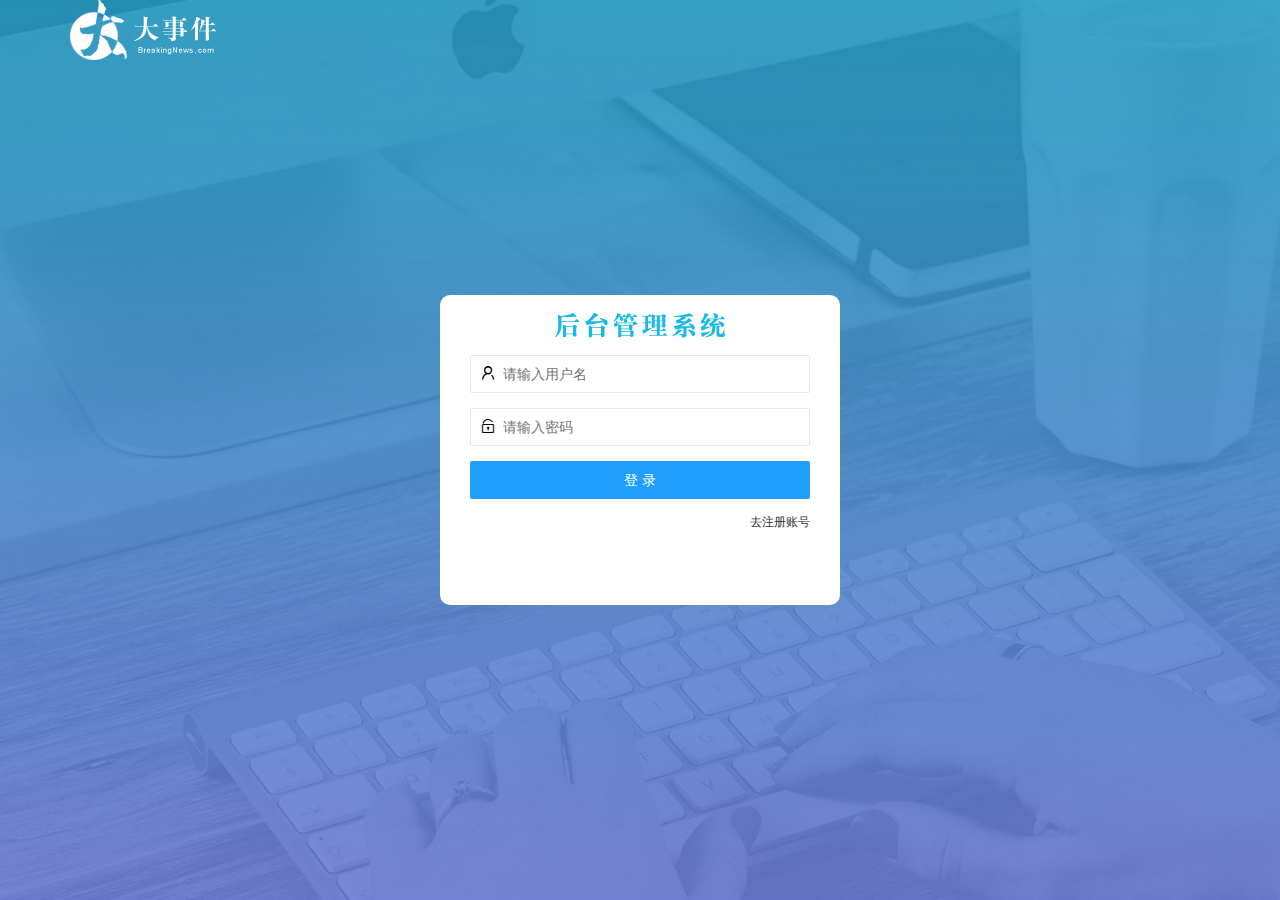
<file: login.html>
<!DOCTYPE html>
<html lang="en">

<head>
    <meta charset="UTF-8">
    <meta http-equiv="X-UA-Compatible" content="IE=edge">
    <meta name="viewport" content="width=device-width, initial-scale=1.0">
    <title>大事件-登录/注册</title>
    <!-- 导入LayUI样式 -->
    <link rel="stylesheet" href="./assets/lib/layui/css/layui.css">
    <!-- 导入自己的样式 -->
    <link rel="stylesheet" href="./assets/css/login.css">
</head>

<body>
    <!-- 头部的LOGO区域 -->
    <div class="layui-main">
        <img src="./assets/images/logo.png">
    </div>
    <!-- 注册登录区域 -->
    <div class="loginAndRegBox">
        <!-- 头部标题 -->
        <div class="title_box"></div>

        <!-- 登录的盒子 -->
        <div class="login_box">
            <!-- 登录的表单 -->
            <form class="layui-form" id="form_login">
                <!-- 用户名的输入框 -->
                <div class="layui-form-item">
                    <i class="layui-icon layui-icon-username"></i>
                    <input type="text" name="username" required lay-verify="required" placeholder="请输入用户名" autocomplete="off" class="layui-input">
                </div>
                <!-- 密码的输入框 -->
                <div class="layui-form-item">
                    <i class="layui-icon layui-icon-password"></i>
                    <input type="password" name="password" required lay-verify="required|pwd" placeholder="请输入密码" autocomplete="off" class="layui-input">
                </div>
                <!-- 登录按钮  提交按钮跟普通按钮的区别就是lay-submit属性 -->
                <div class="layui-form-item">
                    <button class="layui-btn layui-btn-fluid layui-btn-normal" lay-submit>登 录</button>
                </div>
                <!-- 去注册账号链接 -->
                <div class="layui-form-item links">
                    <a href="javascript:;" id="link_reg">去注册账号</a>
                </div>
            </form>
        </div>

        <!-- 注册的盒子 -->
        <div class="reg_box">
            <!-- 注册的表单 -->
            <form class="layui-form" id="form_reg">
                <!-- 用户名的输入框 -->
                <div class="layui-form-item">
                    <i class="layui-icon layui-icon-username"></i>
                    <!-- lay-verify="required" 表单验证 -->
                    <input type="text" name="username" required lay-verify="required" placeholder="请输入用户名" autocomplete="off" class="layui-input">
                </div>
                <!-- 密码的输入框 -->
                <div class="layui-form-item">
                    <i class="layui-icon layui-icon-password"></i>
                    <input type="password" name="password" required lay-verify="required|pwd" placeholder="请输入密码" autocomplete="off" class="layui-input">
                </div>
                <!-- 确认密码输入框 -->
                <div class="layui-form-item">
                    <i class="layui-icon layui-icon-password"></i>
                    <input type="password" name="repassword" required lay-verify="required|pwd|repwd" placeholder="再次确认密码" autocomplete="off" class="layui-input">
                </div>
                <!-- 注册按钮  提交按钮跟普通按钮的区别就是lay-submit属性 -->
                <div class="layui-form-item">
                    <button class="layui-btn layui-btn-fluid layui-btn-normal" lay-submit>注 册</button>
                </div>
                <!-- 去登录链接 -->
                <div class="layui-form-item links">
                    <a href="javascript:;" id="link_login">去登录</a>
                </div>
            </form>
        </div>
    </div>
    <!-- 导入LauUI的JS文件 -->
    <script src="./assets/lib/layui/layui.all.js"></script>
    <!-- 导入JQuery -->
    <script src="./assets/lib/jquery.js"></script>
    <!-- 导入自己封装的 baseAPI.js -->
    <script src="./assets/js/baseAPI.js"></script>
    <!-- 导入自己的登录的JS文件 -->
    <script src="./assets/js/login.js"></script>
</body>

</html>
</file>
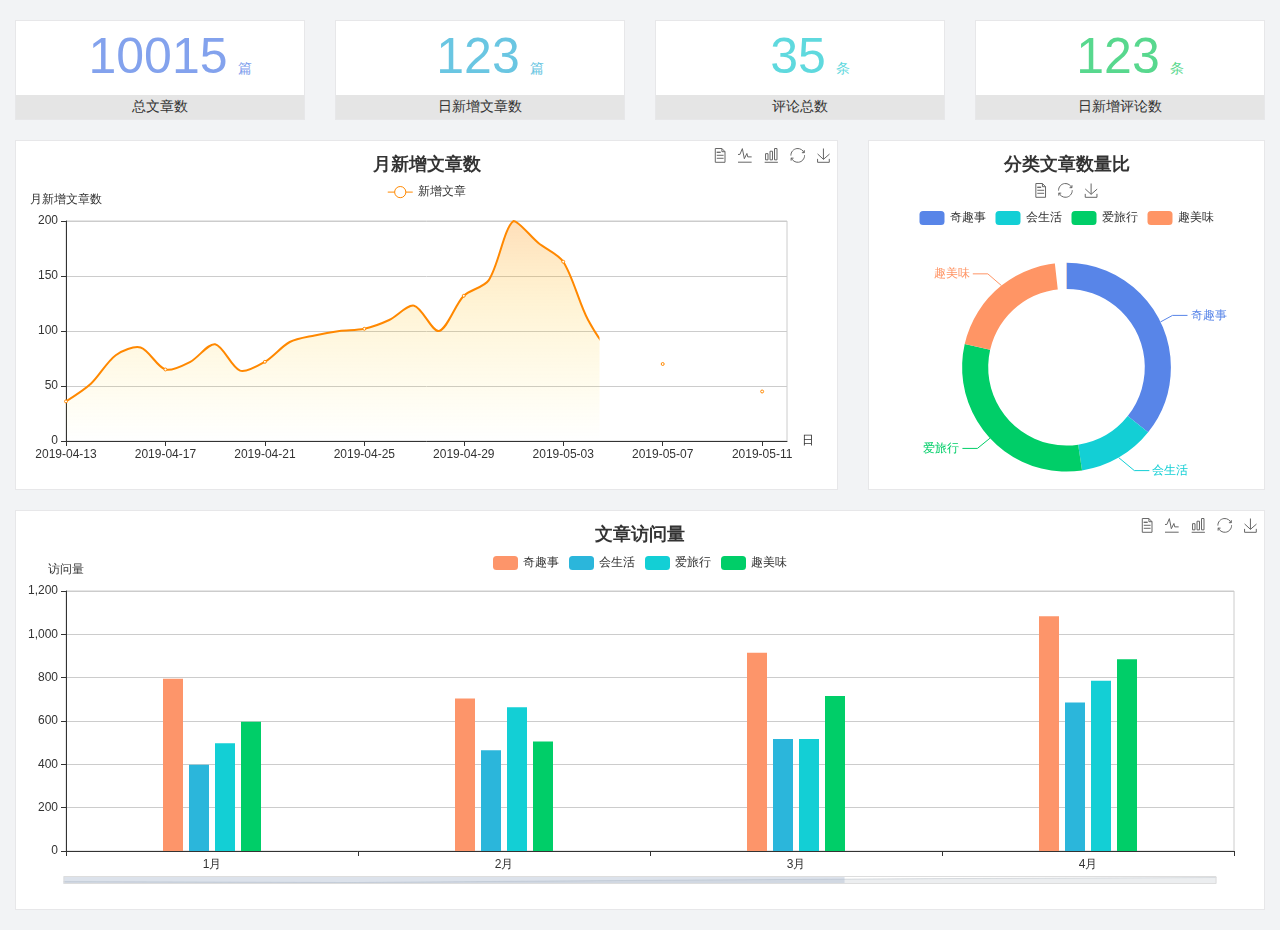
<file: home/dashboard.html>
<!DOCTYPE html>
<html lang="en">

<head>
  <meta charset="UTF-8">
  <meta name="viewport" content="width=device-width, initial-scale=1.0">
  <meta http-equiv="X-UA-Compatible" content="ie=edge">
  <title>图表统计</title>
  <link rel="stylesheet" href="../../assets/lib/bootstrap.css" />
  <link rel="stylesheet" href="../../assets/lib/main.css" />
  <script src="../../assets/lib/jquery.js"></script>
  <script type="text/javascript" src="../../assets/lib/echarts.min.js"></script>
</head>

<body>
  <div class="container-fluid">
    <div class="row spannel_list">
      <div class="col-sm-3 col-xs-6">
        <div class="spannel">
          <em>10015</em><span>篇</span>
          <b>总文章数</b>
        </div>
      </div>
      <div class="col-sm-3 col-xs-6">
        <div class="spannel scolor01">
          <em>123</em><span>篇</span>
          <b>日新增文章数</b>
        </div>
      </div>
      <div class="col-sm-3 col-xs-6">
        <div class="spannel scolor02">
          <em>35</em><span>条</span>
          <b>评论总数</b>
        </div>
      </div>
      <div class="col-sm-3 col-xs-6">
        <div class="spannel scolor03">
          <em>123</em><span>条</span>
          <b>日新增评论数</b>
        </div>
      </div>
    </div>
  </div>

  <div class="container-fluid">
    <div class="row curve-pie">
      <div class="col-lg-8 col-md-8">
        <div class="gragh_pannel" id="curve_show"></div>
      </div>
      <div class="col-lg-4 col-md-4">
        <div class="gragh_pannel" id="pie_show"></div>
      </div>
    </div>
  </div>

  <div class="container-fluid">
    <div class="column_pannel" id="column_show"></div>
  </div>

  <script>
    var oChart = echarts.init(document.getElementById('curve_show'));
    var aList_all = [
      { 'count': 36, 'date': '2019-04-13' },
      { 'count': 52, 'date': '2019-04-14' },
      { 'count': 78, 'date': '2019-04-15' },
      { 'count': 85, 'date': '2019-04-16' },
      { 'count': 65, 'date': '2019-04-17' },
      { 'count': 72, 'date': '2019-04-18' },
      { 'count': 88, 'date': '2019-04-19' },
      { 'count': 64, 'date': '2019-04-20' },
      { 'count': 72, 'date': '2019-04-21' },
      { 'count': 90, 'date': '2019-04-22' },
      { 'count': 96, 'date': '2019-04-23' },
      { 'count': 100, 'date': '2019-04-24' },
      { 'count': 102, 'date': '2019-04-25' },
      { 'count': 110, 'date': '2019-04-26' },
      { 'count': 123, 'date': '2019-04-27' },
      { 'count': 100, 'date': '2019-04-28' },
      { 'count': 132, 'date': '2019-04-29' },
      { 'count': 146, 'date': '2019-04-30' },
      { 'count': 200, 'date': '2019-05-01' },
      { 'count': 180, 'date': '2019-05-02' },
      { 'count': 163, 'date': '2019-05-03' },
      { 'count': 110, 'date': '2019-05-04' },
      { 'count': 80, 'date': '2019-05-05' },
      { 'count': 82, 'date': '2019-05-06' },
      { 'count': 70, 'date': '2019-05-07' },
      { 'count': 65, 'date': '2019-05-08' },
      { 'count': 54, 'date': '2019-05-09' },
      { 'count': 40, 'date': '2019-05-10' },
      { 'count': 45, 'date': '2019-05-11' },
      { 'count': 38, 'date': '2019-05-12' },
    ];

    let aCount = [];
    let aDate = [];

    for (var i = 0; i < aList_all.length; i++) {
      aCount.push(aList_all[i].count);
      aDate.push(aList_all[i].date);
    }

    var chartopt = {
      title: {
        text: '月新增文章数',
        left: 'center',
        top: '10'
      },
      tooltip: {
        trigger: 'axis'
      },
      legend: {
        data: ['新增文章'],
        top: '40'
      },
      toolbox: {
        show: true,
        feature: {
          mark: { show: true },
          dataView: { show: true, readOnly: false },
          magicType: { show: true, type: ['line', 'bar'] },
          restore: { show: true },
          saveAsImage: { show: true }
        }
      },
      calculable: true,
      xAxis: [
        {
          name: '日',
          type: 'category',
          boundaryGap: false,
          data: aDate
        }
      ],
      yAxis: [
        {
          name: '月新增文章数',
          type: 'value'
        }
      ],
      series: [
        {
          name: '新增文章',
          type: 'line',
          smooth: true,
          itemStyle: { normal: { areaStyle: { type: 'default' }, color: '#f80' }, lineStyle: { color: '#f80' } },
          data: aCount
        }],
      areaStyle: {
        normal: {
          color: new echarts.graphic.LinearGradient(0, 0, 0, 1, [{
            offset: 0,
            color: 'rgba(255,136,0,0.39)'
          }, {
            offset: .34,
            color: 'rgba(255,180,0,0.25)'
          }, {
            offset: 1,
            color: 'rgba(255,222,0,0.00)'
          }])

        }
      },
      grid: {
        show: true,
        x: 50,
        x2: 50,
        y: 80,
        height: 220
      }
    };

    oChart.setOption(chartopt);


    var oPie = echarts.init(document.getElementById('pie_show'));
    var oPieopt =
    {
      title: {
        top: 10,
        text: '分类文章数量比',
        x: 'center'
      },
      tooltip: {
        trigger: 'item',
        formatter: "{a} <br/>{b} : {c} ({d}%)"
      },
      color: ['#5885e8', '#13cfd5', '#00ce68', '#ff9565'],
      legend: {
        x: 'center',
        top: 65,
        data: ['奇趣事', '会生活', '爱旅行', '趣美味']
      },
      toolbox: {
        show: true,
        x: 'center',
        top: 35,
        feature: {
          mark: { show: true },
          dataView: { show: true, readOnly: false },
          magicType: {
            show: true,
            type: ['pie', 'funnel'],
            option: {
              funnel: {
                x: '25%',
                width: '50%',
                funnelAlign: 'left',
                max: 1548
              }
            }
          },
          restore: { show: true },
          saveAsImage: { show: true }
        }
      },
      calculable: true,
      series: [
        {
          name: '访问来源',
          type: 'pie',
          radius: ['45%', '60%'],
          center: ['50%', '65%'],
          data: [
            { value: 300, name: '奇趣事' },
            { value: 100, name: '会生活' },
            { value: 260, name: '爱旅行' },
            { value: 180, name: '趣美味' }
          ]
        }
      ]
    };
    oPie.setOption(oPieopt);



    var oColumn = this.echarts.init(document.getElementById('column_show'));
    var oColumnopt =
    {
      title: {
        text: '文章访问量',
        left: 'center',
        top: '10'
      },
      tooltip: {
        trigger: 'axis'
      },
      legend: {
        data: ['奇趣事', '会生活', '爱旅行', '趣美味'],
        top: '40'
      },
      toolbox: {
        show: true,
        feature: {
          mark: { show: true },
          dataView: { show: true, readOnly: false },
          magicType: { show: true, type: ['line', 'bar'] },
          restore: { show: true },
          saveAsImage: { show: true }
        }
      },
      calculable: true,
      xAxis: [
        {
          type: 'category',
          data: ['1月', '2月', '3月', '4月', '5月']
        }
      ],
      yAxis: [
        {
          name: '访问量',
          type: 'value'
        }
      ],
      series: [
        {
          name: '奇趣事',
          type: 'bar',
          barWidth: 20,
          itemStyle: {
            normal: { areaStyle: { type: 'default' }, color: '#fd956a' }
          },
          data: [800, 708, 920, 1090, 1200]
        },
        {
          name: '会生活',
          type: 'bar',
          barWidth: 20,
          itemStyle: {
            normal: { areaStyle: { type: 'default' }, color: '#2bb6db' }
          },
          data: [400, 468, 520, 690, 800]
        },
        {
          name: '爱旅行',
          type: 'bar',
          barWidth: 20,
          itemStyle: {
            normal: { areaStyle: { type: 'default' }, color: '#13cfd5' }
          },
          data: [500, 668, 520, 790, 900]
        },
        {
          name: '趣美味',
          type: 'bar',
          barWidth: 20,
          itemStyle: {
            normal: { areaStyle: { type: 'default' }, color: '#00ce68' }
          },
          data: [600, 508, 720, 890, 1000]
        }
      ],
      grid: {
        show: true,
        x: 50,
        x2: 30,
        y: 80,
        height: 260
      },
      dataZoom: [//给x轴设置滚动条
        {
          start: 0,//默认为0
          end: 100 - 1000 / 31,//默认为100
          type: 'slider',
          show: true,
          xAxisIndex: [0],
          handleSize: 0,//滑动条的 左右2个滑动条的大小
          height: 8,//组件高度
          left: 45, //左边的距离
          right: 50,//右边的距离
          bottom: 26,//右边的距离
          handleColor: '#ddd',//h滑动图标的颜色
          handleStyle: {
            borderColor: "#cacaca",
            borderWidth: "1",
            shadowBlur: 2,
            background: "#ddd",
            shadowColor: "#ddd",
          }
        }]
    };
    oColumn.setOption(oColumnopt);
  </script>
</body>

</html>
</file>
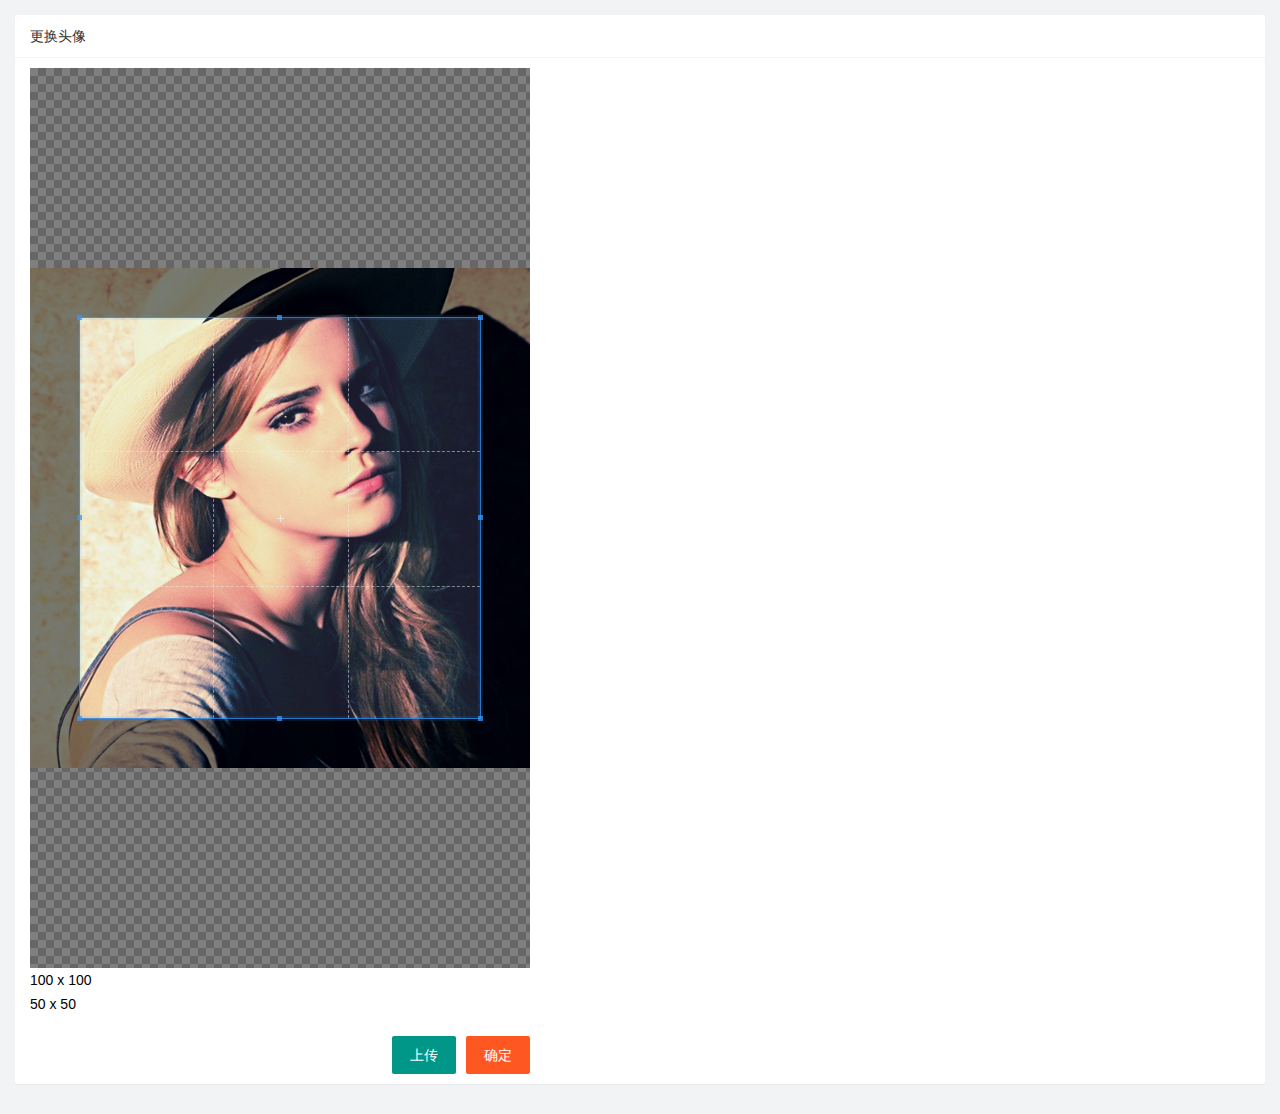
<file: user/user_avatar.html>
<!DOCTYPE html>
<html lang="en">

<head>
    <meta charset="UTF-8">
    <meta http-equiv="X-UA-Compatible" content="IE=edge">
    <meta name="viewport" content="width=device-width, initial-scale=1.0">
    <title>Document</title>
    <link rel="stylesheet" href="../assets/lib/layui/css/layui.css">
    <link rel="stylesheet" href="../assets/lib/cropper/cropper.css">
    <link rel="stylesheet" href="../assets/css/user/user_avatar.css">
</head>

<body>
    <div class="layui-card">
        <div class="layui-card-header">更换头像</div>
        <div class="layui-card-body">
            <!-- 第一行的图片裁剪和预览区域 -->
            <div class="row1">
                <!-- 图片裁剪区域 -->
                <div class="cropper-box">
                    <!-- 这个 img 标签很重要，将来会把它初始化为裁剪区域 -->
                    <img id="image" src="../assets/images/sample.jpg" />
                </div>
                <!-- 图片的预览区域 -->
                <div class="preview-box">
                    <div>
                        <!-- 宽高为 100px 的预览区域 -->
                        <div class="img-preview w100"></div>
                        <p class="size">100 x 100</p>
                    </div>
                    <div>
                        <!-- 宽高为 50px 的预览区域 -->
                        <div class="img-preview w50"></div>
                        <p class="size">50 x 50</p>
                    </div>
                </div>
            </div>

            <!-- 第二行的按钮区域 -->
            <div class="row2">
                <input type="file" style="display: none;" id="file" accept="image/png,image/jpeg">
                <button type="button" class="layui-btn" id="btn_file">上传</button>
                <button type="button" class="layui-btn layui-btn-danger" id="btn_upload">确定</button>
            </div>
        </div>
    </div>
    <script src="../assets/lib/layui/layui.all.js"></script>
    <script src="../assets/lib/jquery.js"></script>
    <script src="../assets//lib/cropper/Cropper.js"></script>
    <script src="../assets/lib/cropper/jquery-cropper.js"></script>
    <script src="../assets/js/baseAPI.js"></script>
    <script src="../assets/js/user/user_avatar.js"></script>
</body>

</html>
</file>
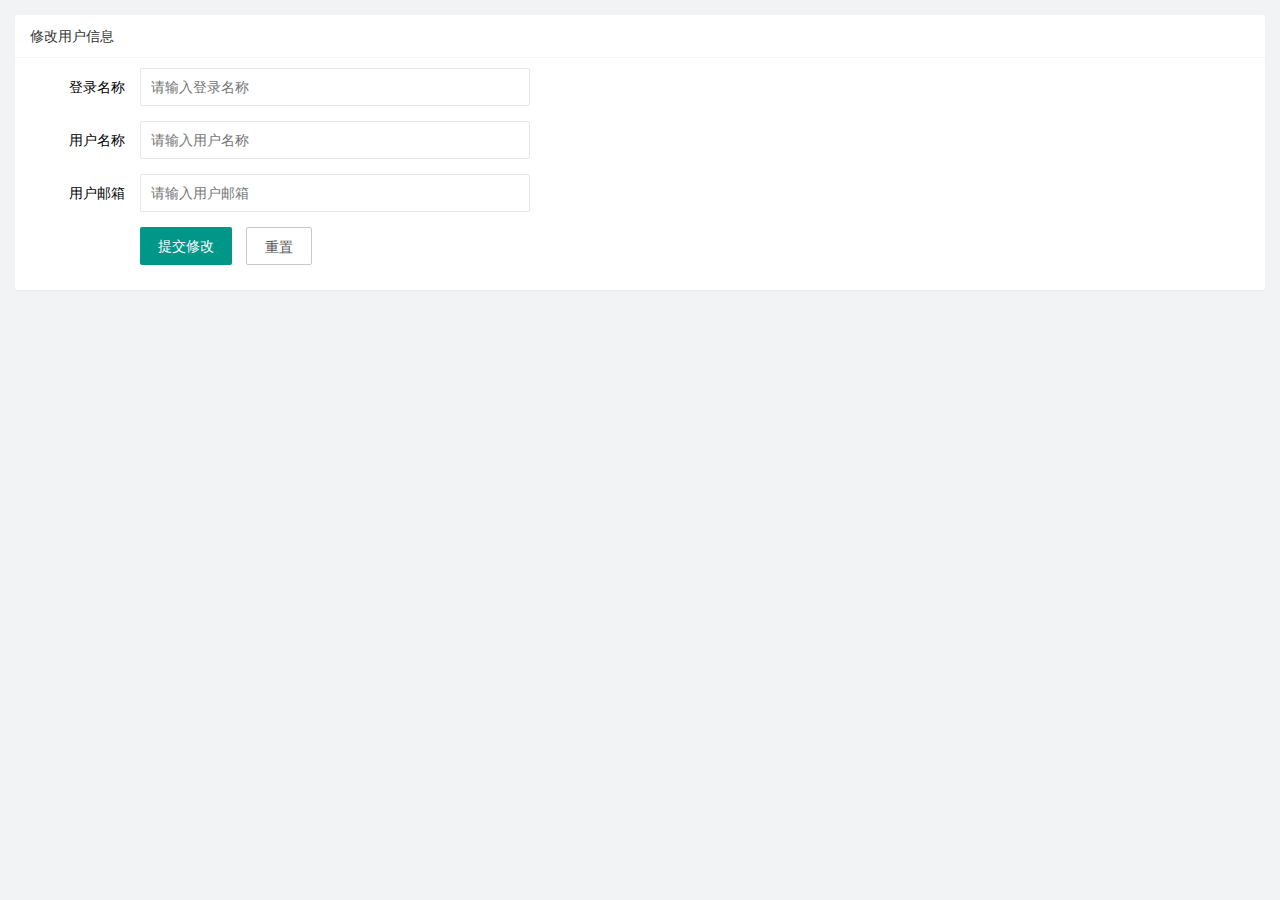
<file: user/user_info.html>
<!DOCTYPE html>
<html lang="en">

<head>
    <meta charset="UTF-8">
    <meta http-equiv="X-UA-Compatible" content="IE=edge">
    <meta name="viewport" content="width=device-width, initial-scale=1.0">
    <title>基本资料</title>
    <link rel="stylesheet" href="../assets/lib/layui/css/layui.css">
    <link rel="stylesheet" href="../assets/css/user/user_info.css">
</head>

<body>
    <div class="layui-card">
        <div class="layui-card-header">修改用户信息</div>
        <div class="layui-card-body">
            <form class="layui-form" lay-filter="formUserInfo">
                <input type="hidden" name="id" value="">
                <div class="layui-form-item">
                    <label class="layui-form-label">登录名称</label>
                    <div class="layui-input-block">
                        <input type="text" name="username" readonly required lay-verify="required" placeholder="请输入登录名称" autocomplete="off" class="layui-input">
                    </div>
                </div>
                <div class="layui-form-item">
                    <label class="layui-form-label">用户名称</label>
                    <div class="layui-input-block">
                        <input type="text" name="nickname" required lay-verify="required|nickname" placeholder="请输入用户名称" autocomplete="off" class="layui-input">
                    </div>
                </div>
                <div class="layui-form-item">
                    <label class="layui-form-label">用户邮箱</label>
                    <div class="layui-input-block">
                        <input type="text" name="email" required lay-verify="required|email" placeholder="请输入用户邮箱" autocomplete="off" class="layui-input">
                    </div>
                </div>
                <div class="layui-form-item">
                    <div class="layui-input-block">
                        <button class="layui-btn" lay-submit lay-filter="formDemo">提交修改</button>
                        <button type="reset" class="layui-btn layui-btn-primary" id="btn_reset">重置</button>
                    </div>
                </div>
            </form>
        </div>
    </div>
    <script src="../assets/lib/layui/layui.all.js"></script>
    <script src="../assets/lib/jquery.js"></script>
    <script src="../assets/js/baseAPI.js"></script>
    <script src="../assets/js/user/user_info.js"></script>
</body>

</html>
</file>
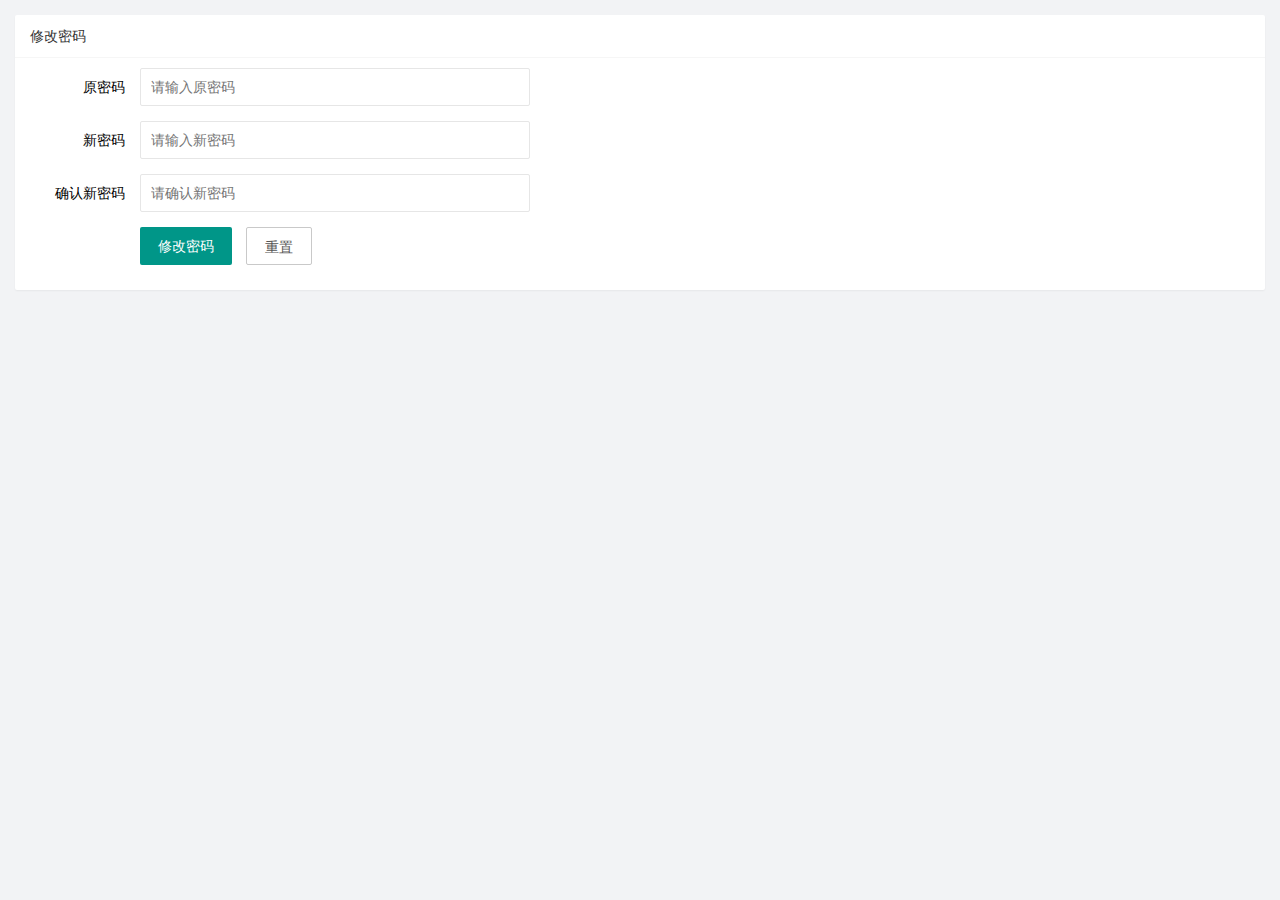
<file: user/user_pwd.html>
<!DOCTYPE html>
<html lang="en">

<head>
    <meta charset="UTF-8">
    <meta http-equiv="X-UA-Compatible" content="IE=edge">
    <meta name="viewport" content="width=device-width, initial-scale=1.0">
    <title>Document</title>
    <link rel="stylesheet" href="../assets/lib/layui/css/layui.css">
    <link rel="stylesheet" href="../assets/css/user/user_pwd.css">
</head>

<body>
    <div class="layui-card">
        <div class="layui-card-header">修改密码</div>
        <div class="layui-card-body">
            <form class="layui-form" lay-filter="formUserInfo">
                <input type="hidden" name="id" value="">
                <div class="layui-form-item">
                    <label class="layui-form-label">原密码</label>
                    <div class="layui-input-block">
                        <input type="text" name="old_pwd" required lay-verify="required|pwd" placeholder="请输入原密码" autocomplete="off" class="layui-input">
                    </div>
                </div>
                <div class="layui-form-item">
                    <label class="layui-form-label">新密码</label>
                    <div class="layui-input-block">
                        <input type="text" name="new_pwd" required lay-verify="required|newPwd" placeholder="请输入新密码" autocomplete="off" class="layui-input">
                    </div>
                </div>
                <div class="layui-form-item">
                    <label class="layui-form-label">确认新密码</label>
                    <div class="layui-input-block">
                        <input type="text" name="re_pwd" required lay-verify="required|rePwd" placeholder="请确认新密码" autocomplete="off" class="layui-input">
                    </div>
                </div>
                <div class="layui-form-item">
                    <div class="layui-input-block">
                        <button class="layui-btn" lay-submit lay-filter="formDemo">修改密码</button>
                        <button type="reset" class="layui-btn layui-btn-primary">重置</button>
                    </div>
                </div>
            </form>
        </div>
    </div>
    <script src="../assets/lib/layui/layui.all.js"></script>
    <script src="../assets/lib/jquery.js"></script>
    <script src="../assets/js/baseAPI.js"></script>
    <script src="../assets/js/user/user_pwd.js"></script>
</body>

</html>
</file>
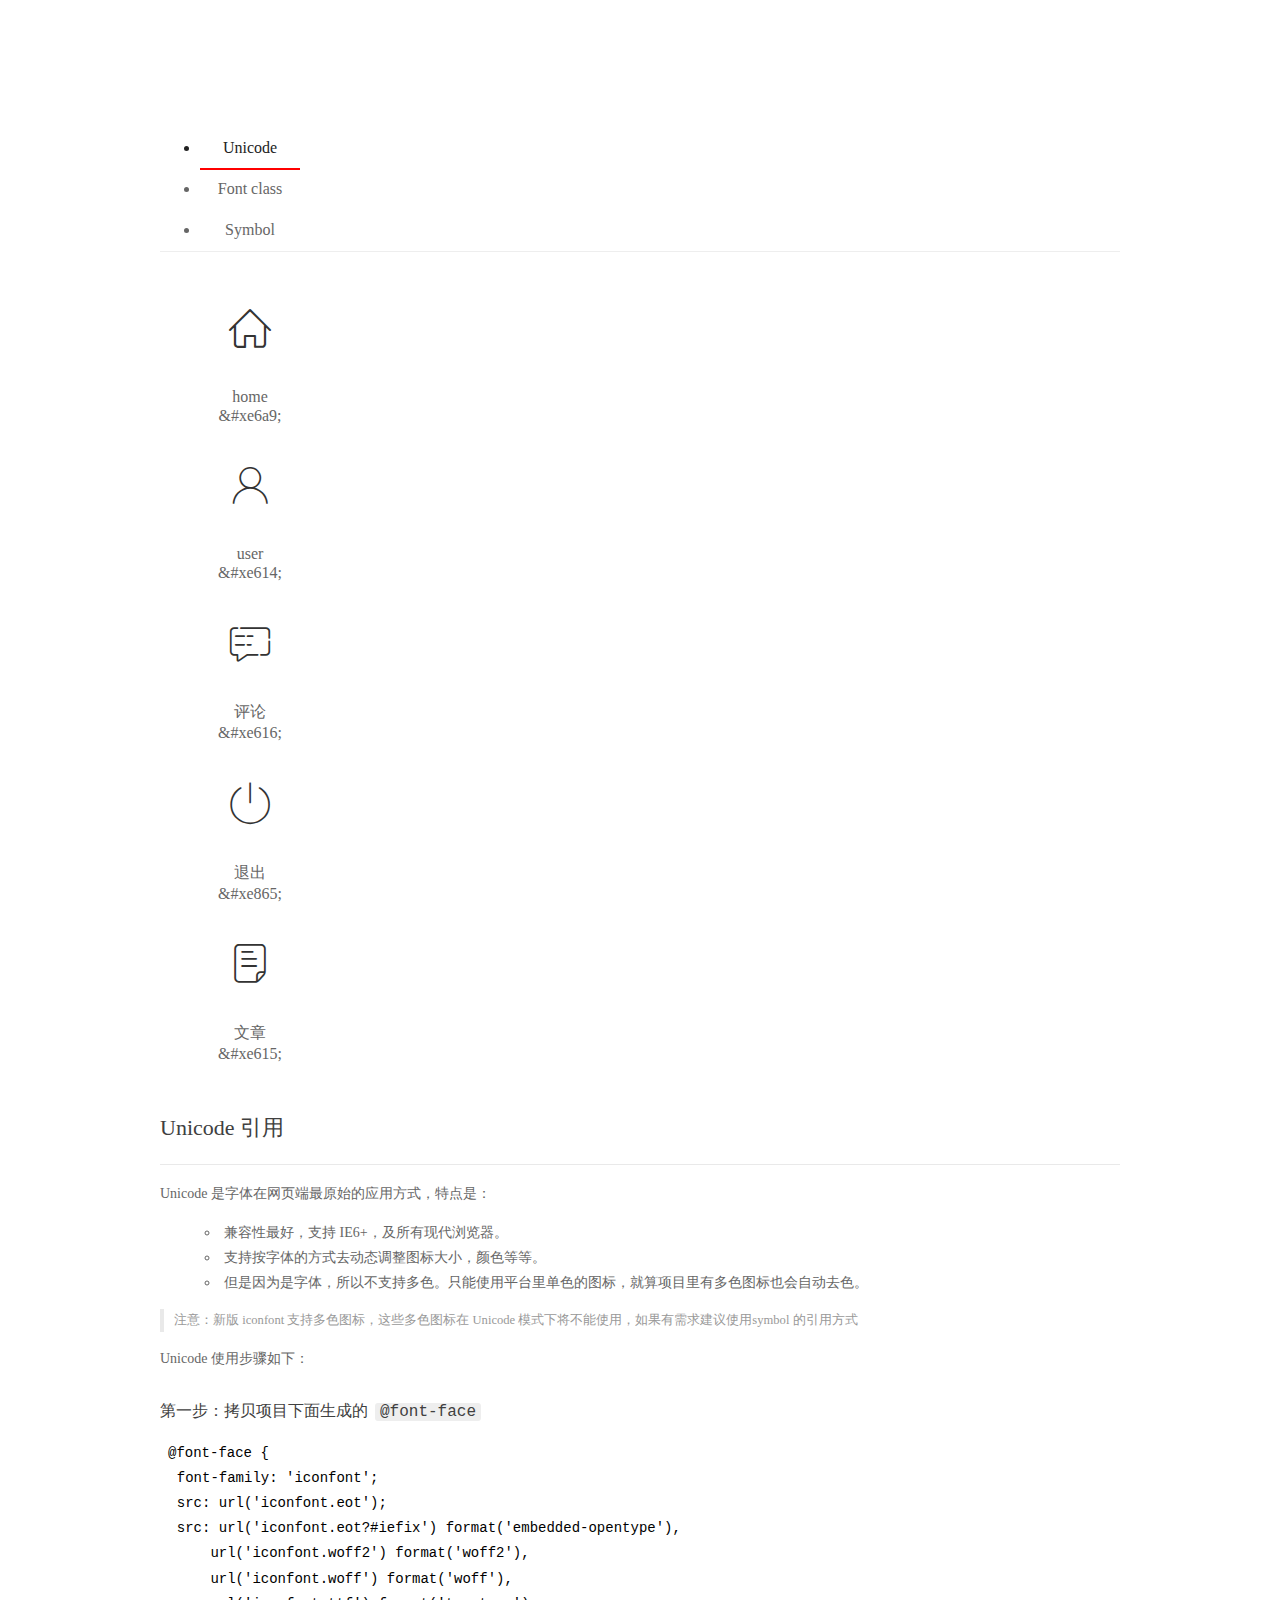
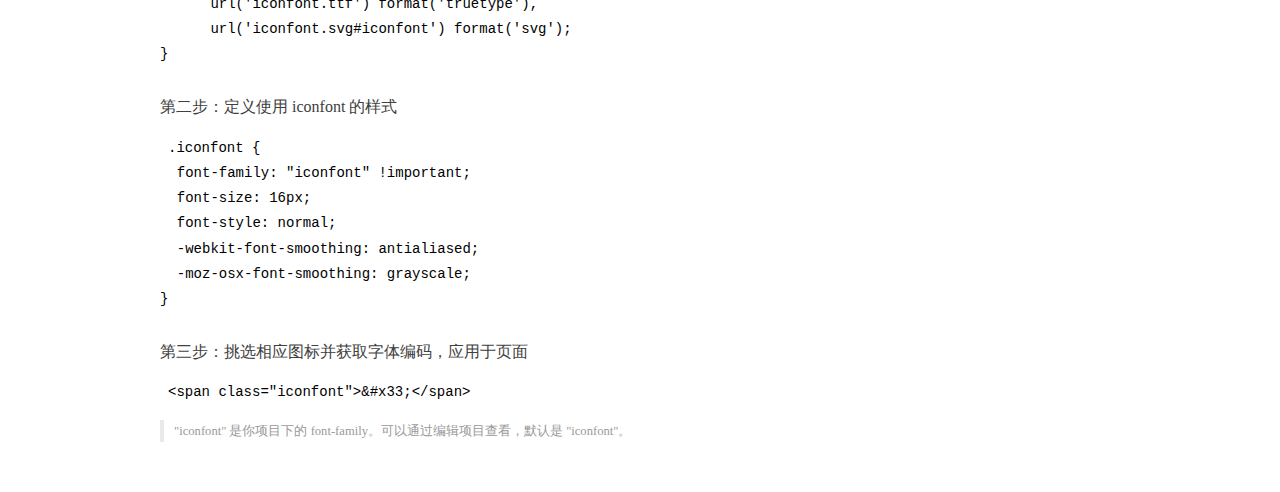
<file: assets/fonts/demo_index.html>
<!DOCTYPE html>
<html>
<head>
  <meta charset="utf-8"/>
  <title>IconFont Demo</title>
  <link rel="shortcut icon" href="https://gtms04.alicdn.com/tps/i4/TB1_oz6GVXXXXaFXpXXJDFnIXXX-64-64.ico" type="image/x-icon"/>
  <link rel="stylesheet" href="https://g.alicdn.com/thx/cube/1.3.2/cube.min.css">
  <link rel="stylesheet" href="demo.css">
  <link rel="stylesheet" href="iconfont.css">
  <script src="iconfont.js"></script>
  <!-- jQuery -->
  <script src="https://a1.alicdn.com/oss/uploads/2018/12/26/7bfddb60-08e8-11e9-9b04-53e73bb6408b.js"></script>
  <!-- 代码高亮 -->
  <script src="https://a1.alicdn.com/oss/uploads/2018/12/26/a3f714d0-08e6-11e9-8a15-ebf944d7534c.js"></script>
</head>
<body>
  <div class="main">
    <h1 class="logo"><a href="https://www.iconfont.cn/" title="iconfont 首页" target="_blank">&#xe86b;</a></h1>
    <div class="nav-tabs">
      <ul id="tabs" class="dib-box">
        <li class="dib active"><span>Unicode</span></li>
        <li class="dib"><span>Font class</span></li>
        <li class="dib"><span>Symbol</span></li>
      </ul>
      
    </div>
    <div class="tab-container">
      <div class="content unicode" style="display: block;">
          <ul class="icon_lists dib-box">
          
            <li class="dib">
              <span class="icon iconfont">&#xe6a9;</span>
                <div class="name">home</div>
                <div class="code-name">&amp;#xe6a9;</div>
              </li>
          
            <li class="dib">
              <span class="icon iconfont">&#xe614;</span>
                <div class="name">user</div>
                <div class="code-name">&amp;#xe614;</div>
              </li>
          
            <li class="dib">
              <span class="icon iconfont">&#xe616;</span>
                <div class="name">评论</div>
                <div class="code-name">&amp;#xe616;</div>
              </li>
          
            <li class="dib">
              <span class="icon iconfont">&#xe865;</span>
                <div class="name">退出</div>
                <div class="code-name">&amp;#xe865;</div>
              </li>
          
            <li class="dib">
              <span class="icon iconfont">&#xe615;</span>
                <div class="name">文章</div>
                <div class="code-name">&amp;#xe615;</div>
              </li>
          
          </ul>
          <div class="article markdown">
          <h2 id="unicode-">Unicode 引用</h2>
          <hr>

          <p>Unicode 是字体在网页端最原始的应用方式，特点是：</p>
          <ul>
            <li>兼容性最好，支持 IE6+，及所有现代浏览器。</li>
            <li>支持按字体的方式去动态调整图标大小，颜色等等。</li>
            <li>但是因为是字体，所以不支持多色。只能使用平台里单色的图标，就算项目里有多色图标也会自动去色。</li>
          </ul>
          <blockquote>
            <p>注意：新版 iconfont 支持多色图标，这些多色图标在 Unicode 模式下将不能使用，如果有需求建议使用symbol 的引用方式</p>
          </blockquote>
          <p>Unicode 使用步骤如下：</p>
          <h3 id="-font-face">第一步：拷贝项目下面生成的 <code>@font-face</code></h3>
<pre><code class="language-css"
>@font-face {
  font-family: 'iconfont';
  src: url('iconfont.eot');
  src: url('iconfont.eot?#iefix') format('embedded-opentype'),
      url('iconfont.woff2') format('woff2'),
      url('iconfont.woff') format('woff'),
      url('iconfont.ttf') format('truetype'),
      url('iconfont.svg#iconfont') format('svg');
}
</code></pre>
          <h3 id="-iconfont-">第二步：定义使用 iconfont 的样式</h3>
<pre><code class="language-css"
>.iconfont {
  font-family: "iconfont" !important;
  font-size: 16px;
  font-style: normal;
  -webkit-font-smoothing: antialiased;
  -moz-osx-font-smoothing: grayscale;
}
</code></pre>
          <h3 id="-">第三步：挑选相应图标并获取字体编码，应用于页面</h3>
<pre>
<code class="language-html"
>&lt;span class="iconfont"&gt;&amp;#x33;&lt;/span&gt;
</code></pre>
          <blockquote>
            <p>"iconfont" 是你项目下的 font-family。可以通过编辑项目查看，默认是 "iconfont"。</p>
          </blockquote>
          </div>
      </div>
      <div class="content font-class">
        <ul class="icon_lists dib-box">
          
          <li class="dib">
            <span class="icon iconfont icon-home"></span>
            <div class="name">
              home
            </div>
            <div class="code-name">.icon-home
            </div>
          </li>
          
          <li class="dib">
            <span class="icon iconfont icon-user"></span>
            <div class="name">
              user
            </div>
            <div class="code-name">.icon-user
            </div>
          </li>
          
          <li class="dib">
            <span class="icon iconfont icon-pinglun"></span>
            <div class="name">
              评论
            </div>
            <div class="code-name">.icon-pinglun
            </div>
          </li>
          
          <li class="dib">
            <span class="icon iconfont icon-tuichu"></span>
            <div class="name">
              退出
            </div>
            <div class="code-name">.icon-tuichu
            </div>
          </li>
          
          <li class="dib">
            <span class="icon iconfont icon-16"></span>
            <div class="name">
              文章
            </div>
            <div class="code-name">.icon-16
            </div>
          </li>
          
        </ul>
        <div class="article markdown">
        <h2 id="font-class-">font-class 引用</h2>
        <hr>

        <p>font-class 是 Unicode 使用方式的一种变种，主要是解决 Unicode 书写不直观，语意不明确的问题。</p>
        <p>与 Unicode 使用方式相比，具有如下特点：</p>
        <ul>
          <li>兼容性良好，支持 IE8+，及所有现代浏览器。</li>
          <li>相比于 Unicode 语意明确，书写更直观。可以很容易分辨这个 icon 是什么。</li>
          <li>因为使用 class 来定义图标，所以当要替换图标时，只需要修改 class 里面的 Unicode 引用。</li>
          <li>不过因为本质上还是使用的字体，所以多色图标还是不支持的。</li>
        </ul>
        <p>使用步骤如下：</p>
        <h3 id="-fontclass-">第一步：引入项目下面生成的 fontclass 代码：</h3>
<pre><code class="language-html">&lt;link rel="stylesheet" href="./iconfont.css"&gt;
</code></pre>
        <h3 id="-">第二步：挑选相应图标并获取类名，应用于页面：</h3>
<pre><code class="language-html">&lt;span class="iconfont icon-xxx"&gt;&lt;/span&gt;
</code></pre>
        <blockquote>
          <p>"
            iconfont" 是你项目下的 font-family。可以通过编辑项目查看，默认是 "iconfont"。</p>
        </blockquote>
      </div>
      </div>
      <div class="content symbol">
          <ul class="icon_lists dib-box">
          
            <li class="dib">
                <svg class="icon svg-icon" aria-hidden="true">
                  <use xlink:href="#icon-home"></use>
                </svg>
                <div class="name">home</div>
                <div class="code-name">#icon-home</div>
            </li>
          
            <li class="dib">
                <svg class="icon svg-icon" aria-hidden="true">
                  <use xlink:href="#icon-user"></use>
                </svg>
                <div class="name">user</div>
                <div class="code-name">#icon-user</div>
            </li>
          
            <li class="dib">
                <svg class="icon svg-icon" aria-hidden="true">
                  <use xlink:href="#icon-pinglun"></use>
                </svg>
                <div class="name">评论</div>
                <div class="code-name">#icon-pinglun</div>
            </li>
          
            <li class="dib">
                <svg class="icon svg-icon" aria-hidden="true">
                  <use xlink:href="#icon-tuichu"></use>
                </svg>
                <div class="name">退出</div>
                <div class="code-name">#icon-tuichu</div>
            </li>
          
            <li class="dib">
                <svg class="icon svg-icon" aria-hidden="true">
                  <use xlink:href="#icon-16"></use>
                </svg>
                <div class="name">文章</div>
                <div class="code-name">#icon-16</div>
            </li>
          
          </ul>
          <div class="article markdown">
          <h2 id="symbol-">Symbol 引用</h2>
          <hr>

          <p>这是一种全新的使用方式，应该说这才是未来的主流，也是平台目前推荐的用法。相关介绍可以参考这篇<a href="">文章</a>
            这种用法其实是做了一个 SVG 的集合，与另外两种相比具有如下特点：</p>
          <ul>
            <li>支持多色图标了，不再受单色限制。</li>
            <li>通过一些技巧，支持像字体那样，通过 <code>font-size</code>, <code>color</code> 来调整样式。</li>
            <li>兼容性较差，支持 IE9+，及现代浏览器。</li>
            <li>浏览器渲染 SVG 的性能一般，还不如 png。</li>
          </ul>
          <p>使用步骤如下：</p>
          <h3 id="-symbol-">第一步：引入项目下面生成的 symbol 代码：</h3>
<pre><code class="language-html">&lt;script src="./iconfont.js"&gt;&lt;/script&gt;
</code></pre>
          <h3 id="-css-">第二步：加入通用 CSS 代码（引入一次就行）：</h3>
<pre><code class="language-html">&lt;style&gt;
.icon {
  width: 1em;
  height: 1em;
  vertical-align: -0.15em;
  fill: currentColor;
  overflow: hidden;
}
&lt;/style&gt;
</code></pre>
          <h3 id="-">第三步：挑选相应图标并获取类名，应用于页面：</h3>
<pre><code class="language-html">&lt;svg class="icon" aria-hidden="true"&gt;
  &lt;use xlink:href="#icon-xxx"&gt;&lt;/use&gt;
&lt;/svg&gt;
</code></pre>
          </div>
      </div>

    </div>
  </div>
  <script>
  $(document).ready(function () {
      $('.tab-container .content:first').show()

      $('#tabs li').click(function (e) {
        var tabContent = $('.tab-container .content')
        var index = $(this).index()

        if ($(this).hasClass('active')) {
          return
        } else {
          $('#tabs li').removeClass('active')
          $(this).addClass('active')

          tabContent.hide().eq(index).fadeIn()
        }
      })
    })
  </script>
</body>
</html>
</file>
<file: assets/lib/layui/css/layui.css>
/** layui-v2.5.5 MIT License By https://www.layui.com */
 .layui-inline,img{display:inline-block;vertical-align:middle}h1,h2,h3,h4,h5,h6{font-weight:400}.layui-edge,.layui-header,.layui-inline,.layui-main{position:relative}.layui-body,.layui-edge,.layui-elip{overflow:hidden}.layui-btn,.layui-edge,.layui-inline,img{vertical-align:middle}.layui-btn,.layui-disabled,.layui-icon,.layui-unselect{-moz-user-select:none;-webkit-user-select:none;-ms-user-select:none}.layui-elip,.layui-form-checkbox span,.layui-form-pane .layui-form-label{text-overflow:ellipsis;white-space:nowrap}.layui-breadcrumb,.layui-tree-btnGroup{visibility:hidden}blockquote,body,button,dd,div,dl,dt,form,h1,h2,h3,h4,h5,h6,input,li,ol,p,pre,td,textarea,th,ul{margin:0;padding:0;-webkit-tap-highlight-color:rgba(0,0,0,0)}a:active,a:hover{outline:0}img{border:none}li{list-style:none}table{border-collapse:collapse;border-spacing:0}h4,h5,h6{font-size:100%}button,input,optgroup,option,select,textarea{font-family:inherit;font-size:inherit;font-style:inherit;font-weight:inherit;outline:0}pre{white-space:pre-wrap;white-space:-moz-pre-wrap;white-space:-pre-wrap;white-space:-o-pre-wrap;word-wrap:break-word}body{line-height:24px;font:14px Helvetica Neue,Helvetica,PingFang SC,Tahoma,Arial,sans-serif}hr{height:1px;margin:10px 0;border:0;clear:both}a{color:#333;text-decoration:none}a:hover{color:#777}a cite{font-style:normal;*cursor:pointer}.layui-border-box,.layui-border-box *{box-sizing:border-box}.layui-box,.layui-box *{box-sizing:content-box}.layui-clear{clear:both;*zoom:1}.layui-clear:after{content:'\20';clear:both;*zoom:1;display:block;height:0}.layui-inline{*display:inline;*zoom:1}.layui-edge{display:inline-block;width:0;height:0;border-width:6px;border-style:dashed;border-color:transparent}.layui-edge-top{top:-4px;border-bottom-color:#999;border-bottom-style:solid}.layui-edge-right{border-left-color:#999;border-left-style:solid}.layui-edge-bottom{top:2px;border-top-color:#999;border-top-style:solid}.layui-edge-left{border-right-color:#999;border-right-style:solid}.layui-disabled,.layui-disabled:hover{color:#d2d2d2!important;cursor:not-allowed!important}.layui-circle{border-radius:100%}.layui-show{display:block!important}.layui-hide{display:none!important}@font-face{font-family:layui-icon;src:url(../font/iconfont.eot?v=250);src:url(../font/iconfont.eot?v=250#iefix) format('embedded-opentype'),url(../font/iconfont.woff2?v=250) format('woff2'),url(../font/iconfont.woff?v=250) format('woff'),url(../font/iconfont.ttf?v=250) format('truetype'),url(../font/iconfont.svg?v=250#layui-icon) format('svg')}.layui-icon{font-family:layui-icon!important;font-size:16px;font-style:normal;-webkit-font-smoothing:antialiased;-moz-osx-font-smoothing:grayscale}.layui-icon-reply-fill:before{content:"\e611"}.layui-icon-set-fill:before{content:"\e614"}.layui-icon-menu-fill:before{content:"\e60f"}.layui-icon-search:before{content:"\e615"}.layui-icon-share:before{content:"\e641"}.layui-icon-set-sm:before{content:"\e620"}.layui-icon-engine:before{content:"\e628"}.layui-icon-close:before{content:"\1006"}.layui-icon-close-fill:before{content:"\1007"}.layui-icon-chart-screen:before{content:"\e629"}.layui-icon-star:before{content:"\e600"}.layui-icon-circle-dot:before{content:"\e617"}.layui-icon-chat:before{content:"\e606"}.layui-icon-release:before{content:"\e609"}.layui-icon-list:before{content:"\e60a"}.layui-icon-chart:before{content:"\e62c"}.layui-icon-ok-circle:before{content:"\1005"}.layui-icon-layim-theme:before{content:"\e61b"}.layui-icon-table:before{content:"\e62d"}.layui-icon-right:before{content:"\e602"}.layui-icon-left:before{content:"\e603"}.layui-icon-cart-simple:before{content:"\e698"}.layui-icon-face-cry:before{content:"\e69c"}.layui-icon-face-smile:before{content:"\e6af"}.layui-icon-survey:before{content:"\e6b2"}.layui-icon-tree:before{content:"\e62e"}.layui-icon-upload-circle:before{content:"\e62f"}.layui-icon-add-circle:before{content:"\e61f"}.layui-icon-download-circle:before{content:"\e601"}.layui-icon-templeate-1:before{content:"\e630"}.layui-icon-util:before{content:"\e631"}.layui-icon-face-surprised:before{content:"\e664"}.layui-icon-edit:before{content:"\e642"}.layui-icon-speaker:before{content:"\e645"}.layui-icon-down:before{content:"\e61a"}.layui-icon-file:before{content:"\e621"}.layui-icon-layouts:before{content:"\e632"}.layui-icon-rate-half:before{content:"\e6c9"}.layui-icon-add-circle-fine:before{content:"\e608"}.layui-icon-prev-circle:before{content:"\e633"}.layui-icon-read:before{content:"\e705"}.layui-icon-404:before{content:"\e61c"}.layui-icon-carousel:before{content:"\e634"}.layui-icon-help:before{content:"\e607"}.layui-icon-code-circle:before{content:"\e635"}.layui-icon-water:before{content:"\e636"}.layui-icon-username:before{content:"\e66f"}.layui-icon-find-fill:before{content:"\e670"}.layui-icon-about:before{content:"\e60b"}.layui-icon-location:before{content:"\e715"}.layui-icon-up:before{content:"\e619"}.layui-icon-pause:before{content:"\e651"}.layui-icon-date:before{content:"\e637"}.layui-icon-layim-uploadfile:before{content:"\e61d"}.layui-icon-delete:before{content:"\e640"}.layui-icon-play:before{content:"\e652"}.layui-icon-top:before{content:"\e604"}.layui-icon-friends:before{content:"\e612"}.layui-icon-refresh-3:before{content:"\e9aa"}.layui-icon-ok:before{content:"\e605"}.layui-icon-layer:before{content:"\e638"}.layui-icon-face-smile-fine:before{content:"\e60c"}.layui-icon-dollar:before{content:"\e659"}.layui-icon-group:before{content:"\e613"}.layui-icon-layim-download:before{content:"\e61e"}.layui-icon-picture-fine:before{content:"\e60d"}.layui-icon-link:before{content:"\e64c"}.layui-icon-diamond:before{content:"\e735"}.layui-icon-log:before{content:"\e60e"}.layui-icon-rate-solid:before{content:"\e67a"}.layui-icon-fonts-del:before{content:"\e64f"}.layui-icon-unlink:before{content:"\e64d"}.layui-icon-fonts-clear:before{content:"\e639"}.layui-icon-triangle-r:before{content:"\e623"}.layui-icon-circle:before{content:"\e63f"}.layui-icon-radio:before{content:"\e643"}.layui-icon-align-center:before{content:"\e647"}.layui-icon-align-right:before{content:"\e648"}.layui-icon-align-left:before{content:"\e649"}.layui-icon-loading-1:before{content:"\e63e"}.layui-icon-return:before{content:"\e65c"}.layui-icon-fonts-strong:before{content:"\e62b"}.layui-icon-upload:before{content:"\e67c"}.layui-icon-dialogue:before{content:"\e63a"}.layui-icon-video:before{content:"\e6ed"}.layui-icon-headset:before{content:"\e6fc"}.layui-icon-cellphone-fine:before{content:"\e63b"}.layui-icon-add-1:before{content:"\e654"}.layui-icon-face-smile-b:before{content:"\e650"}.layui-icon-fonts-html:before{content:"\e64b"}.layui-icon-form:before{content:"\e63c"}.layui-icon-cart:before{content:"\e657"}.layui-icon-camera-fill:before{content:"\e65d"}.layui-icon-tabs:before{content:"\e62a"}.layui-icon-fonts-code:before{content:"\e64e"}.layui-icon-fire:before{content:"\e756"}.layui-icon-set:before{content:"\e716"}.layui-icon-fonts-u:before{content:"\e646"}.layui-icon-triangle-d:before{content:"\e625"}.layui-icon-tips:before{content:"\e702"}.layui-icon-picture:before{content:"\e64a"}.layui-icon-more-vertical:before{content:"\e671"}.layui-icon-flag:before{content:"\e66c"}.layui-icon-loading:before{content:"\e63d"}.layui-icon-fonts-i:before{content:"\e644"}.layui-icon-refresh-1:before{content:"\e666"}.layui-icon-rmb:before{content:"\e65e"}.layui-icon-home:before{content:"\e68e"}.layui-icon-user:before{content:"\e770"}.layui-icon-notice:before{content:"\e667"}.layui-icon-login-weibo:before{content:"\e675"}.layui-icon-voice:before{content:"\e688"}.layui-icon-upload-drag:before{content:"\e681"}.layui-icon-login-qq:before{content:"\e676"}.layui-icon-snowflake:before{content:"\e6b1"}.layui-icon-file-b:before{content:"\e655"}.layui-icon-template:before{content:"\e663"}.layui-icon-auz:before{content:"\e672"}.layui-icon-console:before{content:"\e665"}.layui-icon-app:before{content:"\e653"}.layui-icon-prev:before{content:"\e65a"}.layui-icon-website:before{content:"\e7ae"}.layui-icon-next:before{content:"\e65b"}.layui-icon-component:before{content:"\e857"}.layui-icon-more:before{content:"\e65f"}.layui-icon-login-wechat:before{content:"\e677"}.layui-icon-shrink-right:before{content:"\e668"}.layui-icon-spread-left:before{content:"\e66b"}.layui-icon-camera:before{content:"\e660"}.layui-icon-note:before{content:"\e66e"}.layui-icon-refresh:before{content:"\e669"}.layui-icon-female:before{content:"\e661"}.layui-icon-male:before{content:"\e662"}.layui-icon-password:before{content:"\e673"}.layui-icon-senior:before{content:"\e674"}.layui-icon-theme:before{content:"\e66a"}.layui-icon-tread:before{content:"\e6c5"}.layui-icon-praise:before{content:"\e6c6"}.layui-icon-star-fill:before{content:"\e658"}.layui-icon-rate:before{content:"\e67b"}.layui-icon-template-1:before{content:"\e656"}.layui-icon-vercode:before{content:"\e679"}.layui-icon-cellphone:before{content:"\e678"}.layui-icon-screen-full:before{content:"\e622"}.layui-icon-screen-restore:before{content:"\e758"}.layui-icon-cols:before{content:"\e610"}.layui-icon-export:before{content:"\e67d"}.layui-icon-print:before{content:"\e66d"}.layui-icon-slider:before{content:"\e714"}.layui-icon-addition:before{content:"\e624"}.layui-icon-subtraction:before{content:"\e67e"}.layui-icon-service:before{content:"\e626"}.layui-icon-transfer:before{content:"\e691"}.layui-main{width:1140px;margin:0 auto}.layui-header{z-index:1000;height:60px}.layui-header a:hover{transition:all .5s;-webkit-transition:all .5s}.layui-side{position:fixed;left:0;top:0;bottom:0;z-index:999;width:200px;overflow-x:hidden}.layui-side-scroll{position:relative;width:220px;height:100%;overflow-x:hidden}.layui-body{position:absolute;left:200px;right:0;top:0;bottom:0;z-index:998;width:auto;overflow-y:auto;box-sizing:border-box}.layui-layout-body{overflow:hidden}.layui-layout-admin .layui-header{background-color:#23262E}.layui-layout-admin .layui-side{top:60px;width:200px;overflow-x:hidden}.layui-layout-admin .layui-body{position:fixed;top:60px;bottom:44px}.layui-layout-admin .layui-main{width:auto;margin:0 15px}.layui-layout-admin .layui-footer{position:fixed;left:200px;right:0;bottom:0;height:44px;line-height:44px;padding:0 15px;background-color:#eee}.layui-layout-admin .layui-logo{position:absolute;left:0;top:0;width:200px;height:100%;line-height:60px;text-align:center;color:#009688;font-size:16px}.layui-layout-admin .layui-header .layui-nav{background:0 0}.layui-layout-left{position:absolute!important;left:200px;top:0}.layui-layout-right{position:absolute!important;right:0;top:0}.layui-container{position:relative;margin:0 auto;padding:0 15px;box-sizing:border-box}.layui-fluid{position:relative;margin:0 auto;padding:0 15px}.layui-row:after,.layui-row:before{content:'';display:block;clear:both}.layui-col-lg1,.layui-col-lg10,.layui-col-lg11,.layui-col-lg12,.layui-col-lg2,.layui-col-lg3,.layui-col-lg4,.layui-col-lg5,.layui-col-lg6,.layui-col-lg7,.layui-col-lg8,.layui-col-lg9,.layui-col-md1,.layui-col-md10,.layui-col-md11,.layui-col-md12,.layui-col-md2,.layui-col-md3,.layui-col-md4,.layui-col-md5,.layui-col-md6,.layui-col-md7,.layui-col-md8,.layui-col-md9,.layui-col-sm1,.layui-col-sm10,.layui-col-sm11,.layui-col-sm12,.layui-col-sm2,.layui-col-sm3,.layui-col-sm4,.layui-col-sm5,.layui-col-sm6,.layui-col-sm7,.layui-col-sm8,.layui-col-sm9,.layui-col-xs1,.layui-col-xs10,.layui-col-xs11,.layui-col-xs12,.layui-col-xs2,.layui-col-xs3,.layui-col-xs4,.layui-col-xs5,.layui-col-xs6,.layui-col-xs7,.layui-col-xs8,.layui-col-xs9{position:relative;display:block;box-sizing:border-box}.layui-col-xs1,.layui-col-xs10,.layui-col-xs11,.layui-col-xs12,.layui-col-xs2,.layui-col-xs3,.layui-col-xs4,.layui-col-xs5,.layui-col-xs6,.layui-col-xs7,.layui-col-xs8,.layui-col-xs9{float:left}.layui-col-xs1{width:8.33333333%}.layui-col-xs2{width:16.66666667%}.layui-col-xs3{width:25%}.layui-col-xs4{width:33.33333333%}.layui-col-xs5{width:41.66666667%}.layui-col-xs6{width:50%}.layui-col-xs7{width:58.33333333%}.layui-col-xs8{width:66.66666667%}.layui-col-xs9{width:75%}.layui-col-xs10{width:83.33333333%}.layui-col-xs11{width:91.66666667%}.layui-col-xs12{width:100%}.layui-col-xs-offset1{margin-left:8.33333333%}.layui-col-xs-offset2{margin-left:16.66666667%}.layui-col-xs-offset3{margin-left:25%}.layui-col-xs-offset4{margin-left:33.33333333%}.layui-col-xs-offset5{margin-left:41.66666667%}.layui-col-xs-offset6{margin-left:50%}.layui-col-xs-offset7{margin-left:58.33333333%}.layui-col-xs-offset8{margin-left:66.66666667%}.layui-col-xs-offset9{margin-left:75%}.layui-col-xs-offset10{margin-left:83.33333333%}.layui-col-xs-offset11{margin-left:91.66666667%}.layui-col-xs-offset12{margin-left:100%}@media screen and (max-width:768px){.layui-hide-xs{display:none!important}.layui-show-xs-block{display:block!important}.layui-show-xs-inline{display:inline!important}.layui-show-xs-inline-block{display:inline-block!important}}@media screen and (min-width:768px){.layui-container{width:750px}.layui-hide-sm{display:none!important}.layui-show-sm-block{display:block!important}.layui-show-sm-inline{display:inline!important}.layui-show-sm-inline-block{display:inline-block!important}.layui-col-sm1,.layui-col-sm10,.layui-col-sm11,.layui-col-sm12,.layui-col-sm2,.layui-col-sm3,.layui-col-sm4,.layui-col-sm5,.layui-col-sm6,.layui-col-sm7,.layui-col-sm8,.layui-col-sm9{float:left}.layui-col-sm1{width:8.33333333%}.layui-col-sm2{width:16.66666667%}.layui-col-sm3{width:25%}.layui-col-sm4{width:33.33333333%}.layui-col-sm5{width:41.66666667%}.layui-col-sm6{width:50%}.layui-col-sm7{width:58.33333333%}.layui-col-sm8{width:66.66666667%}.layui-col-sm9{width:75%}.layui-col-sm10{width:83.33333333%}.layui-col-sm11{width:91.66666667%}.layui-col-sm12{width:100%}.layui-col-sm-offset1{margin-left:8.33333333%}.layui-col-sm-offset2{margin-left:16.66666667%}.layui-col-sm-offset3{margin-left:25%}.layui-col-sm-offset4{margin-left:33.33333333%}.layui-col-sm-offset5{margin-left:41.66666667%}.layui-col-sm-offset6{margin-left:50%}.layui-col-sm-offset7{margin-left:58.33333333%}.layui-col-sm-offset8{margin-left:66.66666667%}.layui-col-sm-offset9{margin-left:75%}.layui-col-sm-offset10{margin-left:83.33333333%}.layui-col-sm-offset11{margin-left:91.66666667%}.layui-col-sm-offset12{margin-left:100%}}@media screen and (min-width:992px){.layui-container{width:970px}.layui-hide-md{display:none!important}.layui-show-md-block{display:block!important}.layui-show-md-inline{display:inline!important}.layui-show-md-inline-block{display:inline-block!important}.layui-col-md1,.layui-col-md10,.layui-col-md11,.layui-col-md12,.layui-col-md2,.layui-col-md3,.layui-col-md4,.layui-col-md5,.layui-col-md6,.layui-col-md7,.layui-col-md8,.layui-col-md9{float:left}.layui-col-md1{width:8.33333333%}.layui-col-md2{width:16.66666667%}.layui-col-md3{width:25%}.layui-col-md4{width:33.33333333%}.layui-col-md5{width:41.66666667%}.layui-col-md6{width:50%}.layui-col-md7{width:58.33333333%}.layui-col-md8{width:66.66666667%}.layui-col-md9{width:75%}.layui-col-md10{width:83.33333333%}.layui-col-md11{width:91.66666667%}.layui-col-md12{width:100%}.layui-col-md-offset1{margin-left:8.33333333%}.layui-col-md-offset2{margin-left:16.66666667%}.layui-col-md-offset3{margin-left:25%}.layui-col-md-offset4{margin-left:33.33333333%}.layui-col-md-offset5{margin-left:41.66666667%}.layui-col-md-offset6{margin-left:50%}.layui-col-md-offset7{margin-left:58.33333333%}.layui-col-md-offset8{margin-left:66.66666667%}.layui-col-md-offset9{margin-left:75%}.layui-col-md-offset10{margin-left:83.33333333%}.layui-col-md-offset11{margin-left:91.66666667%}.layui-col-md-offset12{margin-left:100%}}@media screen and (min-width:1200px){.layui-container{width:1170px}.layui-hide-lg{display:none!important}.layui-show-lg-block{display:block!important}.layui-show-lg-inline{display:inline!important}.layui-show-lg-inline-block{display:inline-block!important}.layui-col-lg1,.layui-col-lg10,.layui-col-lg11,.layui-col-lg12,.layui-col-lg2,.layui-col-lg3,.layui-col-lg4,.layui-col-lg5,.layui-col-lg6,.layui-col-lg7,.layui-col-lg8,.layui-col-lg9{float:left}.layui-col-lg1{width:8.33333333%}.layui-col-lg2{width:16.66666667%}.layui-col-lg3{width:25%}.layui-col-lg4{width:33.33333333%}.layui-col-lg5{width:41.66666667%}.layui-col-lg6{width:50%}.layui-col-lg7{width:58.33333333%}.layui-col-lg8{width:66.66666667%}.layui-col-lg9{width:75%}.layui-col-lg10{width:83.33333333%}.layui-col-lg11{width:91.66666667%}.layui-col-lg12{width:100%}.layui-col-lg-offset1{margin-left:8.33333333%}.layui-col-lg-offset2{margin-left:16.66666667%}.layui-col-lg-offset3{margin-left:25%}.layui-col-lg-offset4{margin-left:33.33333333%}.layui-col-lg-offset5{margin-left:41.66666667%}.layui-col-lg-offset6{margin-left:50%}.layui-col-lg-offset7{margin-left:58.33333333%}.layui-col-lg-offset8{margin-left:66.66666667%}.layui-col-lg-offset9{margin-left:75%}.layui-col-lg-offset10{margin-left:83.33333333%}.layui-col-lg-offset11{margin-left:91.66666667%}.layui-col-lg-offset12{margin-left:100%}}.layui-col-space1{margin:-.5px}.layui-col-space1>*{padding:.5px}.layui-col-space3{margin:-1.5px}.layui-col-space3>*{padding:1.5px}.layui-col-space5{margin:-2.5px}.layui-col-space5>*{padding:2.5px}.layui-col-space8{margin:-3.5px}.layui-col-space8>*{padding:3.5px}.layui-col-space10{margin:-5px}.layui-col-space10>*{padding:5px}.layui-col-space12{margin:-6px}.layui-col-space12>*{padding:6px}.layui-col-space15{margin:-7.5px}.layui-col-space15>*{padding:7.5px}.layui-col-space18{margin:-9px}.layui-col-space18>*{padding:9px}.layui-col-space20{margin:-10px}.layui-col-space20>*{padding:10px}.layui-col-space22{margin:-11px}.layui-col-space22>*{padding:11px}.layui-col-space25{margin:-12.5px}.layui-col-space25>*{padding:12.5px}.layui-col-space30{margin:-15px}.layui-col-space30>*{padding:15px}.layui-btn,.layui-input,.layui-select,.layui-textarea,.layui-upload-button{outline:0;-webkit-appearance:none;transition:all .3s;-webkit-transition:all .3s;box-sizing:border-box}.layui-elem-quote{margin-bottom:10px;padding:15px;line-height:22px;border-left:5px solid #009688;border-radius:0 2px 2px 0;background-color:#f2f2f2}.layui-quote-nm{border-style:solid;border-width:1px 1px 1px 5px;background:0 0}.layui-elem-field{margin-bottom:10px;padding:0;border-width:1px;border-style:solid}.layui-elem-field legend{margin-left:20px;padding:0 10px;font-size:20px;font-weight:300}.layui-field-title{margin:10px 0 20px;border-width:1px 0 0}.layui-field-box{padding:10px 15px}.layui-field-title .layui-field-box{padding:10px 0}.layui-progress{position:relative;height:6px;border-radius:20px;background-color:#e2e2e2}.layui-progress-bar{position:absolute;left:0;top:0;width:0;max-width:100%;height:6px;border-radius:20px;text-align:right;background-color:#5FB878;transition:all .3s;-webkit-transition:all .3s}.layui-progress-big,.layui-progress-big .layui-progress-bar{height:18px;line-height:18px}.layui-progress-text{position:relative;top:-20px;line-height:18px;font-size:12px;color:#666}.layui-progress-big .layui-progress-text{position:static;padding:0 10px;color:#fff}.layui-collapse{border-width:1px;border-style:solid;border-radius:2px}.layui-colla-content,.layui-colla-item{border-top-width:1px;border-top-style:solid}.layui-colla-item:first-child{border-top:none}.layui-colla-title{position:relative;height:42px;line-height:42px;padding:0 15px 0 35px;color:#333;background-color:#f2f2f2;cursor:pointer;font-size:14px;overflow:hidden}.layui-colla-content{display:none;padding:10px 15px;line-height:22px;color:#666}.layui-colla-icon{position:absolute;left:15px;top:0;font-size:14px}.layui-card{margin-bottom:15px;border-radius:2px;background-color:#fff;box-shadow:0 1px 2px 0 rgba(0,0,0,.05)}.layui-card:last-child{margin-bottom:0}.layui-card-header{position:relative;height:42px;line-height:42px;padding:0 15px;border-bottom:1px solid #f6f6f6;color:#333;border-radius:2px 2px 0 0;font-size:14px}.layui-bg-black,.layui-bg-blue,.layui-bg-cyan,.layui-bg-green,.layui-bg-orange,.layui-bg-red{color:#fff!important}.layui-card-body{position:relative;padding:10px 15px;line-height:24px}.layui-card-body[pad15]{padding:15px}.layui-card-body[pad20]{padding:20px}.layui-card-body .layui-table{margin:5px 0}.layui-card .layui-tab{margin:0}.layui-panel-window{position:relative;padding:15px;border-radius:0;border-top:5px solid #E6E6E6;background-color:#fff}.layui-auxiliar-moving{position:fixed;left:0;right:0;top:0;bottom:0;width:100%;height:100%;background:0 0;z-index:9999999999}.layui-form-label,.layui-form-mid,.layui-form-select,.layui-input-block,.layui-input-inline,.layui-textarea{position:relative}.layui-bg-red{background-color:#FF5722!important}.layui-bg-orange{background-color:#FFB800!important}.layui-bg-green{background-color:#009688!important}.layui-bg-cyan{background-color:#2F4056!important}.layui-bg-blue{background-color:#1E9FFF!important}.layui-bg-black{background-color:#393D49!important}.layui-bg-gray{background-color:#eee!important;color:#666!important}.layui-badge-rim,.layui-colla-content,.layui-colla-item,.layui-collapse,.layui-elem-field,.layui-form-pane .layui-form-item[pane],.layui-form-pane .layui-form-label,.layui-input,.layui-layedit,.layui-layedit-tool,.layui-quote-nm,.layui-select,.layui-tab-bar,.layui-tab-card,.layui-tab-title,.layui-tab-title .layui-this:after,.layui-textarea{border-color:#e6e6e6}.layui-timeline-item:before,hr{background-color:#e6e6e6}.layui-text{line-height:22px;font-size:14px;color:#666}.layui-text h1,.layui-text h2,.layui-text h3{font-weight:500;color:#333}.layui-text h1{font-size:30px}.layui-text h2{font-size:24px}.layui-text h3{font-size:18px}.layui-text a:not(.layui-btn){color:#01AAED}.layui-text a:not(.layui-btn):hover{text-decoration:underline}.layui-text ul{padding:5px 0 5px 15px}.layui-text ul li{margin-top:5px;list-style-type:disc}.layui-text em,.layui-word-aux{color:#999!important;padding:0 5px!important}.layui-btn{display:inline-block;height:38px;line-height:38px;padding:0 18px;background-color:#009688;color:#fff;white-space:nowrap;text-align:center;font-size:14px;border:none;border-radius:2px;cursor:pointer}.layui-btn:hover{opacity:.8;filter:alpha(opacity=80);color:#fff}.layui-btn:active{opacity:1;filter:alpha(opacity=100)}.layui-btn+.layui-btn{margin-left:10px}.layui-btn-container{font-size:0}.layui-btn-container .layui-btn{margin-right:10px;margin-bottom:10px}.layui-btn-container .layui-btn+.layui-btn{margin-left:0}.layui-table .layui-btn-container .layui-btn{margin-bottom:9px}.layui-btn-radius{border-radius:100px}.layui-btn .layui-icon{margin-right:3px;font-size:18px;vertical-align:bottom;vertical-align:middle\9}.layui-btn-primary{border:1px solid #C9C9C9;background-color:#fff;color:#555}.layui-btn-primary:hover{border-color:#009688;color:#333}.layui-btn-normal{background-color:#1E9FFF}.layui-btn-warm{background-color:#FFB800}.layui-btn-danger{background-color:#FF5722}.layui-btn-checked{background-color:#5FB878}.layui-btn-disabled,.layui-btn-disabled:active,.layui-btn-disabled:hover{border:1px solid #e6e6e6;background-color:#FBFBFB;color:#C9C9C9;cursor:not-allowed;opacity:1}.layui-btn-lg{height:44px;line-height:44px;padding:0 25px;font-size:16px}.layui-btn-sm{height:30px;line-height:30px;padding:0 10px;font-size:12px}.layui-btn-sm i{font-size:16px!important}.layui-btn-xs{height:22px;line-height:22px;padding:0 5px;font-size:12px}.layui-btn-xs i{font-size:14px!important}.layui-btn-group{display:inline-block;vertical-align:middle;font-size:0}.layui-btn-group .layui-btn{margin-left:0!important;margin-right:0!important;border-left:1px solid rgba(255,255,255,.5);border-radius:0}.layui-btn-group .layui-btn-primary{border-left:none}.layui-btn-group .layui-btn-primary:hover{border-color:#C9C9C9;color:#009688}.layui-btn-group .layui-btn:first-child{border-left:none;border-radius:2px 0 0 2px}.layui-btn-group .layui-btn-primary:first-child{border-left:1px solid #c9c9c9}.layui-btn-group .layui-btn:last-child{border-radius:0 2px 2px 0}.layui-btn-group .layui-btn+.layui-btn{margin-left:0}.layui-btn-group+.layui-btn-group{margin-left:10px}.layui-btn-fluid{width:100%}.layui-input,.layui-select,.layui-textarea{height:38px;line-height:1.3;line-height:38px\9;border-width:1px;border-style:solid;background-color:#fff;border-radius:2px}.layui-input::-webkit-input-placeholder,.layui-select::-webkit-input-placeholder,.layui-textarea::-webkit-input-placeholder{line-height:1.3}.layui-input,.layui-textarea{display:block;width:100%;padding-left:10px}.layui-input:hover,.layui-textarea:hover{border-color:#D2D2D2!important}.layui-input:focus,.layui-textarea:focus{border-color:#C9C9C9!important}.layui-textarea{min-height:100px;height:auto;line-height:20px;padding:6px 10px;resize:vertical}.layui-select{padding:0 10px}.layui-form input[type=checkbox],.layui-form input[type=radio],.layui-form select{display:none}.layui-form [lay-ignore]{display:initial}.layui-form-item{margin-bottom:15px;clear:both;*zoom:1}.layui-form-item:after{content:'\20';clear:both;*zoom:1;display:block;height:0}.layui-form-label{float:left;display:block;padding:9px 15px;width:80px;font-weight:400;line-height:20px;text-align:right}.layui-form-label-col{display:block;float:none;padding:9px 0;line-height:20px;text-align:left}.layui-form-item .layui-inline{margin-bottom:5px;margin-right:10px}.layui-input-block{margin-left:110px;min-height:36px}.layui-input-inline{display:inline-block;vertical-align:middle}.layui-form-item .layui-input-inline{float:left;width:190px;margin-right:10px}.layui-form-text .layui-input-inline{width:auto}.layui-form-mid{float:left;display:block;padding:9px 0!important;line-height:20px;margin-right:10px}.layui-form-danger+.layui-form-select .layui-input,.layui-form-danger:focus{border-color:#FF5722!important}.layui-form-select .layui-input{padding-right:30px;cursor:pointer}.layui-form-select .layui-edge{position:absolute;right:10px;top:50%;margin-top:-3px;cursor:pointer;border-width:6px;border-top-color:#c2c2c2;border-top-style:solid;transition:all .3s;-webkit-transition:all .3s}.layui-form-select dl{display:none;position:absolute;left:0;top:42px;padding:5px 0;z-index:899;min-width:100%;border:1px solid #d2d2d2;max-height:300px;overflow-y:auto;background-color:#fff;border-radius:2px;box-shadow:0 2px 4px rgba(0,0,0,.12);box-sizing:border-box}.layui-form-select dl dd,.layui-form-select dl dt{padding:0 10px;line-height:36px;white-space:nowrap;overflow:hidden;text-overflow:ellipsis}.layui-form-select dl dt{font-size:12px;color:#999}.layui-form-select dl dd{cursor:pointer}.layui-form-select dl dd:hover{background-color:#f2f2f2;-webkit-transition:.5s all;transition:.5s all}.layui-form-select .layui-select-group dd{padding-left:20px}.layui-form-select dl dd.layui-select-tips{padding-left:10px!important;color:#999}.layui-form-select dl dd.layui-this{background-color:#5FB878;color:#fff}.layui-form-checkbox,.layui-form-select dl dd.layui-disabled{background-color:#fff}.layui-form-selected dl{display:block}.layui-form-checkbox,.layui-form-checkbox *,.layui-form-switch{display:inline-block;vertical-align:middle}.layui-form-selected .layui-edge{margin-top:-9px;-webkit-transform:rotate(180deg);transform:rotate(180deg);margin-top:-3px\9}:root .layui-form-selected .layui-edge{margin-top:-9px\0/IE9}.layui-form-selectup dl{top:auto;bottom:42px}.layui-select-none{margin:5px 0;text-align:center;color:#999}.layui-select-disabled .layui-disabled{border-color:#eee!important}.layui-select-disabled .layui-edge{border-top-color:#d2d2d2}.layui-form-checkbox{position:relative;height:30px;line-height:30px;margin-right:10px;padding-right:30px;cursor:pointer;font-size:0;-webkit-transition:.1s linear;transition:.1s linear;box-sizing:border-box}.layui-form-checkbox span{padding:0 10px;height:100%;font-size:14px;border-radius:2px 0 0 2px;background-color:#d2d2d2;color:#fff;overflow:hidden}.layui-form-checkbox:hover span{background-color:#c2c2c2}.layui-form-checkbox i{position:absolute;right:0;top:0;width:30px;height:28px;border:1px solid #d2d2d2;border-left:none;border-radius:0 2px 2px 0;color:#fff;font-size:20px;text-align:center}.layui-form-checkbox:hover i{border-color:#c2c2c2;color:#c2c2c2}.layui-form-checked,.layui-form-checked:hover{border-color:#5FB878}.layui-form-checked span,.layui-form-checked:hover span{background-color:#5FB878}.layui-form-checked i,.layui-form-checked:hover i{color:#5FB878}.layui-form-item .layui-form-checkbox{margin-top:4px}.layui-form-checkbox[lay-skin=primary]{height:auto!important;line-height:normal!important;min-width:18px;min-height:18px;border:none!important;margin-right:0;padding-left:28px;padding-right:0;background:0 0}.layui-form-checkbox[lay-skin=primary] span{padding-left:0;padding-right:15px;line-height:18px;background:0 0;color:#666}.layui-form-checkbox[lay-skin=primary] i{right:auto;left:0;width:16px;height:16px;line-height:16px;border:1px solid #d2d2d2;font-size:12px;border-radius:2px;background-color:#fff;-webkit-transition:.1s linear;transition:.1s linear}.layui-form-checkbox[lay-skin=primary]:hover i{border-color:#5FB878;color:#fff}.layui-form-checked[lay-skin=primary] i{border-color:#5FB878!important;background-color:#5FB878;color:#fff}.layui-checkbox-disbaled[lay-skin=primary] span{background:0 0!important;color:#c2c2c2}.layui-checkbox-disbaled[lay-skin=primary]:hover i{border-color:#d2d2d2}.layui-form-item .layui-form-checkbox[lay-skin=primary]{margin-top:10px}.layui-form-switch{position:relative;height:22px;line-height:22px;min-width:35px;padding:0 5px;margin-top:8px;border:1px solid #d2d2d2;border-radius:20px;cursor:pointer;background-color:#fff;-webkit-transition:.1s linear;transition:.1s linear}.layui-form-switch i{position:absolute;left:5px;top:3px;width:16px;height:16px;border-radius:20px;background-color:#d2d2d2;-webkit-transition:.1s linear;transition:.1s linear}.layui-form-switch em{position:relative;top:0;width:25px;margin-left:21px;padding:0!important;text-align:center!important;color:#999!important;font-style:normal!important;font-size:12px}.layui-form-onswitch{border-color:#5FB878;background-color:#5FB878}.layui-checkbox-disbaled,.layui-checkbox-disbaled i{border-color:#e2e2e2!important}.layui-form-onswitch i{left:100%;margin-left:-21px;background-color:#fff}.layui-form-onswitch em{margin-left:5px;margin-right:21px;color:#fff!important}.layui-checkbox-disbaled span{background-color:#e2e2e2!important}.layui-checkbox-disbaled:hover i{color:#fff!important}[lay-radio]{display:none}.layui-form-radio,.layui-form-radio *{display:inline-block;vertical-align:middle}.layui-form-radio{line-height:28px;margin:6px 10px 0 0;padding-right:10px;cursor:pointer;font-size:0}.layui-form-radio *{font-size:14px}.layui-form-radio>i{margin-right:8px;font-size:22px;color:#c2c2c2}.layui-form-radio>i:hover,.layui-form-radioed>i{color:#5FB878}.layui-radio-disbaled>i{color:#e2e2e2!important}.layui-form-pane .layui-form-label{width:110px;padding:8px 15px;height:38px;line-height:20px;border-width:1px;border-style:solid;border-radius:2px 0 0 2px;text-align:center;background-color:#FBFBFB;overflow:hidden;box-sizing:border-box}.layui-form-pane .layui-input-inline{margin-left:-1px}.layui-form-pane .layui-input-block{margin-left:110px;left:-1px}.layui-form-pane .layui-input{border-radius:0 2px 2px 0}.layui-form-pane .layui-form-text .layui-form-label{float:none;width:100%;border-radius:2px;box-sizing:border-box;text-align:left}.layui-form-pane .layui-form-text .layui-input-inline{display:block;margin:0;top:-1px;clear:both}.layui-form-pane .layui-form-text .layui-input-block{margin:0;left:0;top:-1px}.layui-form-pane .layui-form-text .layui-textarea{min-height:100px;border-radius:0 0 2px 2px}.layui-form-pane .layui-form-checkbox{margin:4px 0 4px 10px}.layui-form-pane .layui-form-radio,.layui-form-pane .layui-form-switch{margin-top:6px;margin-left:10px}.layui-form-pane .layui-form-item[pane]{position:relative;border-width:1px;border-style:solid}.layui-form-pane .layui-form-item[pane] .layui-form-label{position:absolute;left:0;top:0;height:100%;border-width:0 1px 0 0}.layui-form-pane .layui-form-item[pane] .layui-input-inline{margin-left:110px}@media screen and (max-width:450px){.layui-form-item .layui-form-label{text-overflow:ellipsis;overflow:hidden;white-space:nowrap}.layui-form-item .layui-inline{display:block;margin-right:0;margin-bottom:20px;clear:both}.layui-form-item .layui-inline:after{content:'\20';clear:both;display:block;height:0}.layui-form-item .layui-input-inline{display:block;float:none;left:-3px;width:auto;margin:0 0 10px 112px}.layui-form-item .layui-input-inline+.layui-form-mid{margin-left:110px;top:-5px;padding:0}.layui-form-item .layui-form-checkbox{margin-right:5px;margin-bottom:5px}}.layui-layedit{border-width:1px;border-style:solid;border-radius:2px}.layui-layedit-tool{padding:3px 5px;border-bottom-width:1px;border-bottom-style:solid;font-size:0}.layedit-tool-fixed{position:fixed;top:0;border-top:1px solid #e2e2e2}.layui-layedit-tool .layedit-tool-mid,.layui-layedit-tool .layui-icon{display:inline-block;vertical-align:middle;text-align:center;font-size:14px}.layui-layedit-tool .layui-icon{position:relative;width:32px;height:30px;line-height:30px;margin:3px 5px;color:#777;cursor:pointer;border-radius:2px}.layui-layedit-tool .layui-icon:hover{color:#393D49}.layui-layedit-tool .layui-icon:active{color:#000}.layui-layedit-tool .layedit-tool-active{background-color:#e2e2e2;color:#000}.layui-layedit-tool .layui-disabled,.layui-layedit-tool .layui-disabled:hover{color:#d2d2d2;cursor:not-allowed}.layui-layedit-tool .layedit-tool-mid{width:1px;height:18px;margin:0 10px;background-color:#d2d2d2}.layedit-tool-html{width:50px!important;font-size:30px!important}.layedit-tool-b,.layedit-tool-code,.layedit-tool-help{font-size:16px!important}.layedit-tool-d,.layedit-tool-face,.layedit-tool-image,.layedit-tool-unlink{font-size:18px!important}.layedit-tool-image input{position:absolute;font-size:0;left:0;top:0;width:100%;height:100%;opacity:.01;filter:Alpha(opacity=1);cursor:pointer}.layui-layedit-iframe iframe{display:block;width:100%}#LAY_layedit_code{overflow:hidden}.layui-laypage{display:inline-block;*display:inline;*zoom:1;vertical-align:middle;margin:10px 0;font-size:0}.layui-laypage>a:first-child,.layui-laypage>a:first-child em{border-radius:2px 0 0 2px}.layui-laypage>a:last-child,.layui-laypage>a:last-child em{border-radius:0 2px 2px 0}.layui-laypage>:first-child{margin-left:0!important}.layui-laypage>:last-child{margin-right:0!important}.layui-laypage a,.layui-laypage button,.layui-laypage input,.layui-laypage select,.layui-laypage span{border:1px solid #e2e2e2}.layui-laypage a,.layui-laypage span{display:inline-block;*display:inline;*zoom:1;vertical-align:middle;padding:0 15px;height:28px;line-height:28px;margin:0 -1px 5px 0;background-color:#fff;color:#333;font-size:12px}.layui-flow-more a *,.layui-laypage input,.layui-table-view select[lay-ignore]{display:inline-block}.layui-laypage a:hover{color:#009688}.layui-laypage em{font-style:normal}.layui-laypage .layui-laypage-spr{color:#999;font-weight:700}.layui-laypage a{text-decoration:none}.layui-laypage .layui-laypage-curr{position:relative}.layui-laypage .layui-laypage-curr em{position:relative;color:#fff}.layui-laypage .layui-laypage-curr .layui-laypage-em{position:absolute;left:-1px;top:-1px;padding:1px;width:100%;height:100%;background-color:#009688}.layui-laypage-em{border-radius:2px}.layui-laypage-next em,.layui-laypage-prev em{font-family:Sim sun;font-size:16px}.layui-laypage .layui-laypage-count,.layui-laypage .layui-laypage-limits,.layui-laypage .layui-laypage-refresh,.layui-laypage .layui-laypage-skip{margin-left:10px;margin-right:10px;padding:0;border:none}.layui-laypage .layui-laypage-limits,.layui-laypage .layui-laypage-refresh{vertical-align:top}.layui-laypage .layui-laypage-refresh i{font-size:18px;cursor:pointer}.layui-laypage select{height:22px;padding:3px;border-radius:2px;cursor:pointer}.layui-laypage .layui-laypage-skip{height:30px;line-height:30px;color:#999}.layui-laypage button,.layui-laypage input{height:30px;line-height:30px;border-radius:2px;vertical-align:top;background-color:#fff;box-sizing:border-box}.layui-laypage input{width:40px;margin:0 10px;padding:0 3px;text-align:center}.layui-laypage input:focus,.layui-laypage select:focus{border-color:#009688!important}.layui-laypage button{margin-left:10px;padding:0 10px;cursor:pointer}.layui-table,.layui-table-view{margin:10px 0}.layui-flow-more{margin:10px 0;text-align:center;color:#999;font-size:14px}.layui-flow-more a{height:32px;line-height:32px}.layui-flow-more a *{vertical-align:top}.layui-flow-more a cite{padding:0 20px;border-radius:3px;background-color:#eee;color:#333;font-style:normal}.layui-flow-more a cite:hover{opacity:.8}.layui-flow-more a i{font-size:30px;color:#737383}.layui-table{width:100%;background-color:#fff;color:#666}.layui-table tr{transition:all .3s;-webkit-transition:all .3s}.layui-table th{text-align:left;font-weight:400}.layui-table tbody tr:hover,.layui-table thead tr,.layui-table-click,.layui-table-header,.layui-table-hover,.layui-table-mend,.layui-table-patch,.layui-table-tool,.layui-table-total,.layui-table-total tr,.layui-table[lay-even] tr:nth-child(even){background-color:#f2f2f2}.layui-table td,.layui-table th,.layui-table-col-set,.layui-table-fixed-r,.layui-table-grid-down,.layui-table-header,.layui-table-page,.layui-table-tips-main,.layui-table-tool,.layui-table-total,.layui-table-view,.layui-table[lay-skin=line],.layui-table[lay-skin=row]{border-width:1px;border-style:solid;border-color:#e6e6e6}.layui-table td,.layui-table th{position:relative;padding:9px 15px;min-height:20px;line-height:20px;font-size:14px}.layui-table[lay-skin=line] td,.layui-table[lay-skin=line] th{border-width:0 0 1px}.layui-table[lay-skin=row] td,.layui-table[lay-skin=row] th{border-width:0 1px 0 0}.layui-table[lay-skin=nob] td,.layui-table[lay-skin=nob] th{border:none}.layui-table img{max-width:100px}.layui-table[lay-size=lg] td,.layui-table[lay-size=lg] th{padding:15px 30px}.layui-table-view .layui-table[lay-size=lg] .layui-table-cell{height:40px;line-height:40px}.layui-table[lay-size=sm] td,.layui-table[lay-size=sm] th{font-size:12px;padding:5px 10px}.layui-table-view .layui-table[lay-size=sm] .layui-table-cell{height:20px;line-height:20px}.layui-table[lay-data]{display:none}.layui-table-box{position:relative;overflow:hidden}.layui-table-view .layui-table{position:relative;width:auto;margin:0}.layui-table-view .layui-table[lay-skin=line]{border-width:0 1px 0 0}.layui-table-view .layui-table[lay-skin=row]{border-width:0 0 1px}.layui-table-view .layui-table td,.layui-table-view .layui-table th{padding:5px 0;border-top:none;border-left:none}.layui-table-view .layui-table th.layui-unselect .layui-table-cell span{cursor:pointer}.layui-table-view .layui-table td{cursor:default}.layui-table-view .layui-table td[data-edit=text]{cursor:text}.layui-table-view .layui-form-checkbox[lay-skin=primary] i{width:18px;height:18px}.layui-table-view .layui-form-radio{line-height:0;padding:0}.layui-table-view .layui-form-radio>i{margin:0;font-size:20px}.layui-table-init{position:absolute;left:0;top:0;width:100%;height:100%;text-align:center;z-index:110}.layui-table-init .layui-icon{position:absolute;left:50%;top:50%;margin:-15px 0 0 -15px;font-size:30px;color:#c2c2c2}.layui-table-header{border-width:0 0 1px;overflow:hidden}.layui-table-header .layui-table{margin-bottom:-1px}.layui-table-tool .layui-inline[lay-event]{position:relative;width:26px;height:26px;padding:5px;line-height:16px;margin-right:10px;text-align:center;color:#333;border:1px solid #ccc;cursor:pointer;-webkit-transition:.5s all;transition:.5s all}.layui-table-tool .layui-inline[lay-event]:hover{border:1px solid #999}.layui-table-tool-temp{padding-right:120px}.layui-table-tool-self{position:absolute;right:17px;top:10px}.layui-table-tool .layui-table-tool-self .layui-inline[lay-event]{margin:0 0 0 10px}.layui-table-tool-panel{position:absolute;top:29px;left:-1px;padding:5px 0;min-width:150px;min-height:40px;border:1px solid #d2d2d2;text-align:left;overflow-y:auto;background-color:#fff;box-shadow:0 2px 4px rgba(0,0,0,.12)}.layui-table-cell,.layui-table-tool-panel li{overflow:hidden;text-overflow:ellipsis;white-space:nowrap}.layui-table-tool-panel li{padding:0 10px;line-height:30px;-webkit-transition:.5s all;transition:.5s all}.layui-table-tool-panel li .layui-form-checkbox[lay-skin=primary]{width:100%;padding-left:28px}.layui-table-tool-panel li:hover{background-color:#f2f2f2}.layui-table-tool-panel li .layui-form-checkbox[lay-skin=primary] i{position:absolute;left:0;top:0}.layui-table-tool-panel li .layui-form-checkbox[lay-skin=primary] span{padding:0}.layui-table-tool .layui-table-tool-self .layui-table-tool-panel{left:auto;right:-1px}.layui-table-col-set{position:absolute;right:0;top:0;width:20px;height:100%;border-width:0 0 0 1px;background-color:#fff}.layui-table-sort{width:10px;height:20px;margin-left:5px;cursor:pointer!important}.layui-table-sort .layui-edge{position:absolute;left:5px;border-width:5px}.layui-table-sort .layui-table-sort-asc{top:3px;border-top:none;border-bottom-style:solid;border-bottom-color:#b2b2b2}.layui-table-sort .layui-table-sort-asc:hover{border-bottom-color:#666}.layui-table-sort .layui-table-sort-desc{bottom:5px;border-bottom:none;border-top-style:solid;border-top-color:#b2b2b2}.layui-table-sort .layui-table-sort-desc:hover{border-top-color:#666}.layui-table-sort[lay-sort=asc] .layui-table-sort-asc{border-bottom-color:#000}.layui-table-sort[lay-sort=desc] .layui-table-sort-desc{border-top-color:#000}.layui-table-cell{height:28px;line-height:28px;padding:0 15px;position:relative;box-sizing:border-box}.layui-table-cell .layui-form-checkbox[lay-skin=primary]{top:-1px;padding:0}.layui-table-cell .layui-table-link{color:#01AAED}.laytable-cell-checkbox,.laytable-cell-numbers,.laytable-cell-radio,.laytable-cell-space{padding:0;text-align:center}.layui-table-body{position:relative;overflow:auto;margin-right:-1px;margin-bottom:-1px}.layui-table-body .layui-none{line-height:26px;padding:15px;text-align:center;color:#999}.layui-table-fixed{position:absolute;left:0;top:0;z-index:101}.layui-table-fixed .layui-table-body{overflow:hidden}.layui-table-fixed-l{box-shadow:0 -1px 8px rgba(0,0,0,.08)}.layui-table-fixed-r{left:auto;right:-1px;border-width:0 0 0 1px;box-shadow:-1px 0 8px rgba(0,0,0,.08)}.layui-table-fixed-r .layui-table-header{position:relative;overflow:visible}.layui-table-mend{position:absolute;right:-49px;top:0;height:100%;width:50px}.layui-table-tool{position:relative;z-index:890;width:100%;min-height:50px;line-height:30px;padding:10px 15px;border-width:0 0 1px}.layui-table-tool .layui-btn-container{margin-bottom:-10px}.layui-table-page,.layui-table-total{border-width:1px 0 0;margin-bottom:-1px;overflow:hidden}.layui-table-page{position:relative;width:100%;padding:7px 7px 0;height:41px;font-size:12px;white-space:nowrap}.layui-table-page>div{height:26px}.layui-table-page .layui-laypage{margin:0}.layui-table-page .layui-laypage a,.layui-table-page .layui-laypage span{height:26px;line-height:26px;margin-bottom:10px;border:none;background:0 0}.layui-table-page .layui-laypage a,.layui-table-page .layui-laypage span.layui-laypage-curr{padding:0 12px}.layui-table-page .layui-laypage span{margin-left:0;padding:0}.layui-table-page .layui-laypage .layui-laypage-prev{margin-left:-7px!important}.layui-table-page .layui-laypage .layui-laypage-curr .layui-laypage-em{left:0;top:0;padding:0}.layui-table-page .layui-laypage button,.layui-table-page .layui-laypage input{height:26px;line-height:26px}.layui-table-page .layui-laypage input{width:40px}.layui-table-page .layui-laypage button{padding:0 10px}.layui-table-page select{height:18px}.layui-table-patch .layui-table-cell{padding:0;width:30px}.layui-table-edit{position:absolute;left:0;top:0;width:100%;height:100%;padding:0 14px 1px;border-radius:0;box-shadow:1px 1px 20px rgba(0,0,0,.15)}.layui-table-edit:focus{border-color:#5FB878!important}select.layui-table-edit{padding:0 0 0 10px;border-color:#C9C9C9}.layui-table-view .layui-form-checkbox,.layui-table-view .layui-form-radio,.layui-table-view .layui-form-switch{top:0;margin:0;box-sizing:content-box}.layui-table-view .layui-form-checkbox{top:-1px;height:26px;line-height:26px}.layui-table-view .layui-form-checkbox i{height:26px}.layui-table-grid .layui-table-cell{overflow:visible}.layui-table-grid-down{position:absolute;top:0;right:0;width:26px;height:100%;padding:5px 0;border-width:0 0 0 1px;text-align:center;background-color:#fff;color:#999;cursor:pointer}.layui-table-grid-down .layui-icon{position:absolute;top:50%;left:50%;margin:-8px 0 0 -8px}.layui-table-grid-down:hover{background-color:#fbfbfb}body .layui-table-tips .layui-layer-content{background:0 0;padding:0;box-shadow:0 1px 6px rgba(0,0,0,.12)}.layui-table-tips-main{margin:-44px 0 0 -1px;max-height:150px;padding:8px 15px;font-size:14px;overflow-y:scroll;background-color:#fff;color:#666}.layui-table-tips-c{position:absolute;right:-3px;top:-13px;width:20px;height:20px;padding:3px;cursor:pointer;background-color:#666;border-radius:50%;color:#fff}.layui-table-tips-c:hover{background-color:#777}.layui-table-tips-c:before{position:relative;right:-2px}.layui-upload-file{display:none!important;opacity:.01;filter:Alpha(opacity=1)}.layui-upload-drag,.layui-upload-form,.layui-upload-wrap{display:inline-block}.layui-upload-list{margin:10px 0}.layui-upload-choose{padding:0 10px;color:#999}.layui-upload-drag{position:relative;padding:30px;border:1px dashed #e2e2e2;background-color:#fff;text-align:center;cursor:pointer;color:#999}.layui-upload-drag .layui-icon{font-size:50px;color:#009688}.layui-upload-drag[lay-over]{border-color:#009688}.layui-upload-iframe{position:absolute;width:0;height:0;border:0;visibility:hidden}.layui-upload-wrap{position:relative;vertical-align:middle}.layui-upload-wrap .layui-upload-file{display:block!important;position:absolute;left:0;top:0;z-index:10;font-size:100px;width:100%;height:100%;opacity:.01;filter:Alpha(opacity=1);cursor:pointer}.layui-transfer-active,.layui-transfer-box{display:inline-block;vertical-align:middle}.layui-transfer-box,.layui-transfer-header,.layui-transfer-search{border-width:0;border-style:solid;border-color:#e6e6e6}.layui-transfer-box{position:relative;border-width:1px;width:200px;height:360px;border-radius:2px;background-color:#fff}.layui-transfer-box .layui-form-checkbox{width:100%;margin:0!important}.layui-transfer-header{height:38px;line-height:38px;padding:0 10px;border-bottom-width:1px}.layui-transfer-search{position:relative;padding:10px;border-bottom-width:1px}.layui-transfer-search .layui-input{height:32px;padding-left:30px;font-size:12px}.layui-transfer-search .layui-icon-search{position:absolute;left:20px;top:50%;margin-top:-8px;color:#666}.layui-transfer-active{margin:0 15px}.layui-transfer-active .layui-btn{display:block;margin:0;padding:0 15px;background-color:#5FB878;border-color:#5FB878;color:#fff}.layui-transfer-active .layui-btn-disabled{background-color:#FBFBFB;border-color:#e6e6e6;color:#C9C9C9}.layui-transfer-active .layui-btn:first-child{margin-bottom:15px}.layui-transfer-active .layui-btn .layui-icon{margin:0;font-size:14px!important}.layui-transfer-data{padding:5px 0;overflow:auto}.layui-transfer-data li{height:32px;line-height:32px;padding:0 10px}.layui-transfer-data li:hover{background-color:#f2f2f2;transition:.5s all}.layui-transfer-data .layui-none{padding:15px 10px;text-align:center;color:#999}.layui-nav{position:relative;padding:0 20px;background-color:#393D49;color:#fff;border-radius:2px;font-size:0;box-sizing:border-box}.layui-nav *{font-size:14px}.layui-nav .layui-nav-item{position:relative;display:inline-block;*display:inline;*zoom:1;vertical-align:middle;line-height:60px}.layui-nav .layui-nav-item a{display:block;padding:0 20px;color:#fff;color:rgba(255,255,255,.7);transition:all .3s;-webkit-transition:all .3s}.layui-nav .layui-this:after,.layui-nav-bar,.layui-nav-tree .layui-nav-itemed:after{position:absolute;left:0;top:0;width:0;height:5px;background-color:#5FB878;transition:all .2s;-webkit-transition:all .2s}.layui-nav-bar{z-index:1000}.layui-nav .layui-nav-item a:hover,.layui-nav .layui-this a{color:#fff}.layui-nav .layui-this:after{content:'';top:auto;bottom:0;width:100%}.layui-nav-img{width:30px;height:30px;margin-right:10px;border-radius:50%}.layui-nav .layui-nav-more{content:'';width:0;height:0;border-style:solid dashed dashed;border-color:#fff transparent transparent;overflow:hidden;cursor:pointer;transition:all .2s;-webkit-transition:all .2s;position:absolute;top:50%;right:3px;margin-top:-3px;border-width:6px;border-top-color:rgba(255,255,255,.7)}.layui-nav .layui-nav-mored,.layui-nav-itemed>a .layui-nav-more{margin-top:-9px;border-style:dashed dashed solid;border-color:transparent transparent #fff}.layui-nav-child{display:none;position:absolute;left:0;top:65px;min-width:100%;line-height:36px;padding:5px 0;box-shadow:0 2px 4px rgba(0,0,0,.12);border:1px solid #d2d2d2;background-color:#fff;z-index:100;border-radius:2px;white-space:nowrap}.layui-nav .layui-nav-child a{color:#333}.layui-nav .layui-nav-child a:hover{background-color:#f2f2f2;color:#000}.layui-nav-child dd{position:relative}.layui-nav .layui-nav-child dd.layui-this a,.layui-nav-child dd.layui-this{background-color:#5FB878;color:#fff}.layui-nav-child dd.layui-this:after{display:none}.layui-nav-tree{width:200px;padding:0}.layui-nav-tree .layui-nav-item{display:block;width:100%;line-height:45px}.layui-nav-tree .layui-nav-item a{position:relative;height:45px;line-height:45px;text-overflow:ellipsis;overflow:hidden;white-space:nowrap}.layui-nav-tree .layui-nav-item a:hover{background-color:#4E5465}.layui-nav-tree .layui-nav-bar{width:5px;height:0;background-color:#009688}.layui-nav-tree .layui-nav-child dd.layui-this,.layui-nav-tree .layui-nav-child dd.layui-this a,.layui-nav-tree .layui-this,.layui-nav-tree .layui-this>a,.layui-nav-tree .layui-this>a:hover{background-color:#009688;color:#fff}.layui-nav-tree .layui-this:after{display:none}.layui-nav-itemed>a,.layui-nav-tree .layui-nav-title a,.layui-nav-tree .layui-nav-title a:hover{color:#fff!important}.layui-nav-tree .layui-nav-child{position:relative;z-index:0;top:0;border:none;box-shadow:none}.layui-nav-tree .layui-nav-child a{height:40px;line-height:40px;color:#fff;color:rgba(255,255,255,.7)}.layui-nav-tree .layui-nav-child,.layui-nav-tree .layui-nav-child a:hover{background:0 0;color:#fff}.layui-nav-tree .layui-nav-more{right:10px}.layui-nav-itemed>.layui-nav-child{display:block;padding:0;background-color:rgba(0,0,0,.3)!important}.layui-nav-itemed>.layui-nav-child>.layui-this>.layui-nav-child{display:block}.layui-nav-side{position:fixed;top:0;bottom:0;left:0;overflow-x:hidden;z-index:999}.layui-bg-blue .layui-nav-bar,.layui-bg-blue .layui-nav-itemed:after,.layui-bg-blue .layui-this:after{background-color:#93D1FF}.layui-bg-blue .layui-nav-child dd.layui-this{background-color:#1E9FFF}.layui-bg-blue .layui-nav-itemed>a,.layui-nav-tree.layui-bg-blue .layui-nav-title a,.layui-nav-tree.layui-bg-blue .layui-nav-title a:hover{background-color:#007DDB!important}.layui-breadcrumb{font-size:0}.layui-breadcrumb>*{font-size:14px}.layui-breadcrumb a{color:#999!important}.layui-breadcrumb a:hover{color:#5FB878!important}.layui-breadcrumb a cite{color:#666;font-style:normal}.layui-breadcrumb span[lay-separator]{margin:0 10px;color:#999}.layui-tab{margin:10px 0;text-align:left!important}.layui-tab[overflow]>.layui-tab-title{overflow:hidden}.layui-tab-title{position:relative;left:0;height:40px;white-space:nowrap;font-size:0;border-bottom-width:1px;border-bottom-style:solid;transition:all .2s;-webkit-transition:all .2s}.layui-tab-title li{display:inline-block;*display:inline;*zoom:1;vertical-align:middle;font-size:14px;transition:all .2s;-webkit-transition:all .2s;position:relative;line-height:40px;min-width:65px;padding:0 15px;text-align:center;cursor:pointer}.layui-tab-title li a{display:block}.layui-tab-title .layui-this{color:#000}.layui-tab-title .layui-this:after{position:absolute;left:0;top:0;content:'';width:100%;height:41px;border-width:1px;border-style:solid;border-bottom-color:#fff;border-radius:2px 2px 0 0;box-sizing:border-box;pointer-events:none}.layui-tab-bar{position:absolute;right:0;top:0;z-index:10;width:30px;height:39px;line-height:39px;border-width:1px;border-style:solid;border-radius:2px;text-align:center;background-color:#fff;cursor:pointer}.layui-tab-bar .layui-icon{position:relative;display:inline-block;top:3px;transition:all .3s;-webkit-transition:all .3s}.layui-tab-item{display:none}.layui-tab-more{padding-right:30px;height:auto!important;white-space:normal!important}.layui-tab-more li.layui-this:after{border-bottom-color:#e2e2e2;border-radius:2px}.layui-tab-more .layui-tab-bar .layui-icon{top:-2px;top:3px\9;-webkit-transform:rotate(180deg);transform:rotate(180deg)}:root .layui-tab-more .layui-tab-bar .layui-icon{top:-2px\0/IE9}.layui-tab-content{padding:10px}.layui-tab-title li .layui-tab-close{position:relative;display:inline-block;width:18px;height:18px;line-height:20px;margin-left:8px;top:1px;text-align:center;font-size:14px;color:#c2c2c2;transition:all .2s;-webkit-transition:all .2s}.layui-tab-title li .layui-tab-close:hover{border-radius:2px;background-color:#FF5722;color:#fff}.layui-tab-brief>.layui-tab-title .layui-this{color:#009688}.layui-tab-brief>.layui-tab-more li.layui-this:after,.layui-tab-brief>.layui-tab-title .layui-this:after{border:none;border-radius:0;border-bottom:2px solid #5FB878}.layui-tab-brief[overflow]>.layui-tab-title .layui-this:after{top:-1px}.layui-tab-card{border-width:1px;border-style:solid;border-radius:2px;box-shadow:0 2px 5px 0 rgba(0,0,0,.1)}.layui-tab-card>.layui-tab-title{background-color:#f2f2f2}.layui-tab-card>.layui-tab-title li{margin-right:-1px;margin-left:-1px}.layui-tab-card>.layui-tab-title .layui-this{background-color:#fff}.layui-tab-card>.layui-tab-title .layui-this:after{border-top:none;border-width:1px;border-bottom-color:#fff}.layui-tab-card>.layui-tab-title .layui-tab-bar{height:40px;line-height:40px;border-radius:0;border-top:none;border-right:none}.layui-tab-card>.layui-tab-more .layui-this{background:0 0;color:#5FB878}.layui-tab-card>.layui-tab-more .layui-this:after{border:none}.layui-timeline{padding-left:5px}.layui-timeline-item{position:relative;padding-bottom:20px}.layui-timeline-axis{position:absolute;left:-5px;top:0;z-index:10;width:20px;height:20px;line-height:20px;background-color:#fff;color:#5FB878;border-radius:50%;text-align:center;cursor:pointer}.layui-timeline-axis:hover{color:#FF5722}.layui-timeline-item:before{content:'';position:absolute;left:5px;top:0;z-index:0;width:1px;height:100%}.layui-timeline-item:last-child:before{display:none}.layui-timeline-item:first-child:before{display:block}.layui-timeline-content{padding-left:25px}.layui-timeline-title{position:relative;margin-bottom:10px}.layui-badge,.layui-badge-dot,.layui-badge-rim{position:relative;display:inline-block;padding:0 6px;font-size:12px;text-align:center;background-color:#FF5722;color:#fff;border-radius:2px}.layui-badge{height:18px;line-height:18px}.layui-badge-dot{width:8px;height:8px;padding:0;border-radius:50%}.layui-badge-rim{height:18px;line-height:18px;border-width:1px;border-style:solid;background-color:#fff;color:#666}.layui-btn .layui-badge,.layui-btn .layui-badge-dot{margin-left:5px}.layui-nav .layui-badge,.layui-nav .layui-badge-dot{position:absolute;top:50%;margin:-8px 6px 0}.layui-tab-title .layui-badge,.layui-tab-title .layui-badge-dot{left:5px;top:-2px}.layui-carousel{position:relative;left:0;top:0;background-color:#f8f8f8}.layui-carousel>[carousel-item]{position:relative;width:100%;height:100%;overflow:hidden}.layui-carousel>[carousel-item]:before{position:absolute;content:'\e63d';left:50%;top:50%;width:100px;line-height:20px;margin:-10px 0 0 -50px;text-align:center;color:#c2c2c2;font-family:layui-icon!important;font-size:30px;font-style:normal;-webkit-font-smoothing:antialiased;-moz-osx-font-smoothing:grayscale}.layui-carousel>[carousel-item]>*{display:none;position:absolute;left:0;top:0;width:100%;height:100%;background-color:#f8f8f8;transition-duration:.3s;-webkit-transition-duration:.3s}.layui-carousel-updown>*{-webkit-transition:.3s ease-in-out up;transition:.3s ease-in-out up}.layui-carousel-arrow{display:none\9;opacity:0;position:absolute;left:10px;top:50%;margin-top:-18px;width:36px;height:36px;line-height:36px;text-align:center;font-size:20px;border:0;border-radius:50%;background-color:rgba(0,0,0,.2);color:#fff;-webkit-transition-duration:.3s;transition-duration:.3s;cursor:pointer}.layui-carousel-arrow[lay-type=add]{left:auto!important;right:10px}.layui-carousel:hover .layui-carousel-arrow[lay-type=add],.layui-carousel[lay-arrow=always] .layui-carousel-arrow[lay-type=add]{right:20px}.layui-carousel[lay-arrow=always] .layui-carousel-arrow{opacity:1;left:20px}.layui-carousel[lay-arrow=none] .layui-carousel-arrow{display:none}.layui-carousel-arrow:hover,.layui-carousel-ind ul:hover{background-color:rgba(0,0,0,.35)}.layui-carousel:hover .layui-carousel-arrow{display:block\9;opacity:1;left:20px}.layui-carousel-ind{position:relative;top:-35px;width:100%;line-height:0!important;text-align:center;font-size:0}.layui-carousel[lay-indicator=outside]{margin-bottom:30px}.layui-carousel[lay-indicator=outside] .layui-carousel-ind{top:10px}.layui-carousel[lay-indicator=outside] .layui-carousel-ind ul{background-color:rgba(0,0,0,.5)}.layui-carousel[lay-indicator=none] .layui-carousel-ind{display:none}.layui-carousel-ind ul{display:inline-block;padding:5px;background-color:rgba(0,0,0,.2);border-radius:10px;-webkit-transition-duration:.3s;transition-duration:.3s}.layui-carousel-ind li{display:inline-block;width:10px;height:10px;margin:0 3px;font-size:14px;background-color:#e2e2e2;background-color:rgba(255,255,255,.5);border-radius:50%;cursor:pointer;-webkit-transition-duration:.3s;transition-duration:.3s}.layui-carousel-ind li:hover{background-color:rgba(255,255,255,.7)}.layui-carousel-ind li.layui-this{background-color:#fff}.layui-carousel>[carousel-item]>.layui-carousel-next,.layui-carousel>[carousel-item]>.layui-carousel-prev,.layui-carousel>[carousel-item]>.layui-this{display:block}.layui-carousel>[carousel-item]>.layui-this{left:0}.layui-carousel>[carousel-item]>.layui-carousel-prev{left:-100%}.layui-carousel>[carousel-item]>.layui-carousel-next{left:100%}.layui-carousel>[carousel-item]>.layui-carousel-next.layui-carousel-left,.layui-carousel>[carousel-item]>.layui-carousel-prev.layui-carousel-right{left:0}.layui-carousel>[carousel-item]>.layui-this.layui-carousel-left{left:-100%}.layui-carousel>[carousel-item]>.layui-this.layui-carousel-right{left:100%}.layui-carousel[lay-anim=updown] .layui-carousel-arrow{left:50%!important;top:20px;margin:0 0 0 -18px}.layui-carousel[lay-anim=updown]>[carousel-item]>*,.layui-carousel[lay-anim=fade]>[carousel-item]>*{left:0!important}.layui-carousel[lay-anim=updown] .layui-carousel-arrow[lay-type=add]{top:auto!important;bottom:20px}.layui-carousel[lay-anim=updown] .layui-carousel-ind{position:absolute;top:50%;right:20px;width:auto;height:auto}.layui-carousel[lay-anim=updown] .layui-carousel-ind ul{padding:3px 5px}.layui-carousel[lay-anim=updown] .layui-carousel-ind li{display:block;margin:6px 0}.layui-carousel[lay-anim=updown]>[carousel-item]>.layui-this{top:0}.layui-carousel[lay-anim=updown]>[carousel-item]>.layui-carousel-prev{top:-100%}.layui-carousel[lay-anim=updown]>[carousel-item]>.layui-carousel-next{top:100%}.layui-carousel[lay-anim=updown]>[carousel-item]>.layui-carousel-next.layui-carousel-left,.layui-carousel[lay-anim=updown]>[carousel-item]>.layui-carousel-prev.layui-carousel-right{top:0}.layui-carousel[lay-anim=updown]>[carousel-item]>.layui-this.layui-carousel-left{top:-100%}.layui-carousel[lay-anim=updown]>[carousel-item]>.layui-this.layui-carousel-right{top:100%}.layui-carousel[lay-anim=fade]>[carousel-item]>.layui-carousel-next,.layui-carousel[lay-anim=fade]>[carousel-item]>.layui-carousel-prev{opacity:0}.layui-carousel[lay-anim=fade]>[carousel-item]>.layui-carousel-next.layui-carousel-left,.layui-carousel[lay-anim=fade]>[carousel-item]>.layui-carousel-prev.layui-carousel-right{opacity:1}.layui-carousel[lay-anim=fade]>[carousel-item]>.layui-this.layui-carousel-left,.layui-carousel[lay-anim=fade]>[carousel-item]>.layui-this.layui-carousel-right{opacity:0}.layui-fixbar{position:fixed;right:15px;bottom:15px;z-index:999999}.layui-fixbar li{width:50px;height:50px;line-height:50px;margin-bottom:1px;text-align:center;cursor:pointer;font-size:30px;background-color:#9F9F9F;color:#fff;border-radius:2px;opacity:.95}.layui-fixbar li:hover{opacity:.85}.layui-fixbar li:active{opacity:1}.layui-fixbar .layui-fixbar-top{display:none;font-size:40px}body .layui-util-face{border:none;background:0 0}body .layui-util-face .layui-layer-content{padding:0;background-color:#fff;color:#666;box-shadow:none}.layui-util-face .layui-layer-TipsG{display:none}.layui-util-face ul{position:relative;width:372px;padding:10px;border:1px solid #D9D9D9;background-color:#fff;box-shadow:0 0 20px rgba(0,0,0,.2)}.layui-util-face ul li{cursor:pointer;float:left;border:1px solid #e8e8e8;height:22px;width:26px;overflow:hidden;margin:-1px 0 0 -1px;padding:4px 2px;text-align:center}.layui-util-face ul li:hover{position:relative;z-index:2;border:1px solid #eb7350;background:#fff9ec}.layui-code{position:relative;margin:10px 0;padding:15px;line-height:20px;border:1px solid #ddd;border-left-width:6px;background-color:#F2F2F2;color:#333;font-family:Courier New;font-size:12px}.layui-rate,.layui-rate *{display:inline-block;vertical-align:middle}.layui-rate{padding:10px 5px 10px 0;font-size:0}.layui-rate li i.layui-icon{font-size:20px;color:#FFB800;margin-right:5px;transition:all .3s;-webkit-transition:all .3s}.layui-rate li i:hover{cursor:pointer;transform:scale(1.12);-webkit-transform:scale(1.12)}.layui-rate[readonly] li i:hover{cursor:default;transform:scale(1)}.layui-colorpicker{width:26px;height:26px;border:1px solid #e6e6e6;padding:5px;border-radius:2px;line-height:24px;display:inline-block;cursor:pointer;transition:all .3s;-webkit-transition:all .3s}.layui-colorpicker:hover{border-color:#d2d2d2}.layui-colorpicker.layui-colorpicker-lg{width:34px;height:34px;line-height:32px}.layui-colorpicker.layui-colorpicker-sm{width:24px;height:24px;line-height:22px}.layui-colorpicker.layui-colorpicker-xs{width:22px;height:22px;line-height:20px}.layui-colorpicker-trigger-bgcolor{display:block;background:url([data-uri]);border-radius:2px}.layui-colorpicker-trigger-span{display:block;height:100%;box-sizing:border-box;border:1px solid rgba(0,0,0,.15);border-radius:2px;text-align:center}.layui-colorpicker-trigger-i{display:inline-block;color:#FFF;font-size:12px}.layui-colorpicker-trigger-i.layui-icon-close{color:#999}.layui-colorpicker-main{position:absolute;z-index:66666666;width:280px;padding:7px;background:#FFF;border:1px solid #d2d2d2;border-radius:2px;box-shadow:0 2px 4px rgba(0,0,0,.12)}.layui-colorpicker-main-wrapper{height:180px;position:relative}.layui-colorpicker-basis{width:260px;height:100%;position:relative}.layui-colorpicker-basis-white{width:100%;height:100%;position:absolute;top:0;left:0;background:linear-gradient(90deg,#FFF,hsla(0,0%,100%,0))}.layui-colorpicker-basis-black{width:100%;height:100%;position:absolute;top:0;left:0;background:linear-gradient(0deg,#000,transparent)}.layui-colorpicker-basis-cursor{width:10px;height:10px;border:1px solid #FFF;border-radius:50%;position:absolute;top:-3px;right:-3px;cursor:pointer}.layui-colorpicker-side{position:absolute;top:0;right:0;width:12px;height:100%;background:linear-gradient(red,#FF0,#0F0,#0FF,#00F,#F0F,red)}.layui-colorpicker-side-slider{width:100%;height:5px;box-shadow:0 0 1px #888;box-sizing:border-box;background:#FFF;border-radius:1px;border:1px solid #f0f0f0;cursor:pointer;position:absolute;left:0}.layui-colorpicker-main-alpha{display:none;height:12px;margin-top:7px;background:url([data-uri])}.layui-colorpicker-alpha-bgcolor{height:100%;position:relative}.layui-colorpicker-alpha-slider{width:5px;height:100%;box-shadow:0 0 1px #888;box-sizing:border-box;background:#FFF;border-radius:1px;border:1px solid #f0f0f0;cursor:pointer;position:absolute;top:0}.layui-colorpicker-main-pre{padding-top:7px;font-size:0}.layui-colorpicker-pre{width:20px;height:20px;border-radius:2px;display:inline-block;margin-left:6px;margin-bottom:7px;cursor:pointer}.layui-colorpicker-pre:nth-child(11n+1){margin-left:0}.layui-colorpicker-pre-isalpha{background:url([data-uri])}.layui-colorpicker-pre.layui-this{box-shadow:0 0 3px 2px rgba(0,0,0,.15)}.layui-colorpicker-pre>div{height:100%;border-radius:2px}.layui-colorpicker-main-input{text-align:right;padding-top:7px}.layui-colorpicker-main-input .layui-btn-container .layui-btn{margin:0 0 0 10px}.layui-colorpicker-main-input div.layui-inline{float:left;margin-right:10px;font-size:14px}.layui-colorpicker-main-input input.layui-input{width:150px;height:30px;color:#666}.layui-slider{height:4px;background:#e2e2e2;border-radius:3px;position:relative;cursor:pointer}.layui-slider-bar{border-radius:3px;position:absolute;height:100%}.layui-slider-step{position:absolute;top:0;width:4px;height:4px;border-radius:50%;background:#FFF;-webkit-transform:translateX(-50%);transform:translateX(-50%)}.layui-slider-wrap{width:36px;height:36px;position:absolute;top:-16px;-webkit-transform:translateX(-50%);transform:translateX(-50%);z-index:10;text-align:center}.layui-slider-wrap-btn{width:12px;height:12px;border-radius:50%;background:#FFF;display:inline-block;vertical-align:middle;cursor:pointer;transition:.3s}.layui-slider-wrap:after{content:"";height:100%;display:inline-block;vertical-align:middle}.layui-slider-wrap-btn.layui-slider-hover,.layui-slider-wrap-btn:hover{transform:scale(1.2)}.layui-slider-wrap-btn.layui-disabled:hover{transform:scale(1)!important}.layui-slider-tips{position:absolute;top:-42px;z-index:66666666;white-space:nowrap;display:none;-webkit-transform:translateX(-50%);transform:translateX(-50%);color:#FFF;background:#000;border-radius:3px;height:25px;line-height:25px;padding:0 10px}.layui-slider-tips:after{content:'';position:absolute;bottom:-12px;left:50%;margin-left:-6px;width:0;height:0;border-width:6px;border-style:solid;border-color:#000 transparent transparent}.layui-slider-input{width:70px;height:32px;border:1px solid #e6e6e6;border-radius:3px;font-size:16px;line-height:32px;position:absolute;right:0;top:-15px}.layui-slider-input-btn{display:none;position:absolute;top:0;right:0;width:20px;height:100%;border-left:1px solid #d2d2d2}.layui-slider-input-btn i{cursor:pointer;position:absolute;right:0;bottom:0;width:20px;height:50%;font-size:12px;line-height:16px;text-align:center;color:#999}.layui-slider-input-btn i:first-child{top:0;border-bottom:1px solid #d2d2d2}.layui-slider-input-txt{height:100%;font-size:14px}.layui-slider-input-txt input{height:100%;border:none}.layui-slider-input-btn i:hover{color:#009688}.layui-slider-vertical{width:4px;margin-left:34px}.layui-slider-vertical .layui-slider-bar{width:4px}.layui-slider-vertical .layui-slider-step{top:auto;left:0;-webkit-transform:translateY(50%);transform:translateY(50%)}.layui-slider-vertical .layui-slider-wrap{top:auto;left:-16px;-webkit-transform:translateY(50%);transform:translateY(50%)}.layui-slider-vertical .layui-slider-tips{top:auto;left:2px}@media \0screen{.layui-slider-wrap-btn{margin-left:-20px}.layui-slider-vertical .layui-slider-wrap-btn{margin-left:0;margin-bottom:-20px}.layui-slider-vertical .layui-slider-tips{margin-left:-8px}.layui-slider>span{margin-left:8px}}.layui-tree{line-height:22px}.layui-tree .layui-form-checkbox{margin:0!important}.layui-tree-set{width:100%;position:relative}.layui-tree-pack{display:none;padding-left:20px;position:relative}.layui-tree-iconClick,.layui-tree-main{display:inline-block;vertical-align:middle}.layui-tree-line .layui-tree-pack{padding-left:27px}.layui-tree-line .layui-tree-set .layui-tree-set:after{content:'';position:absolute;top:14px;left:-9px;width:17px;height:0;border-top:1px dotted #c0c4cc}.layui-tree-entry{position:relative;padding:3px 0;height:20px;white-space:nowrap}.layui-tree-entry:hover{background-color:#eee}.layui-tree-line .layui-tree-entry:hover{background-color:rgba(0,0,0,0)}.layui-tree-line .layui-tree-entry:hover .layui-tree-txt{color:#999;text-decoration:underline;transition:.3s}.layui-tree-main{cursor:pointer;padding-right:10px}.layui-tree-line .layui-tree-set:before{content:'';position:absolute;top:0;left:-9px;width:0;height:100%;border-left:1px dotted #c0c4cc}.layui-tree-line .layui-tree-set.layui-tree-setLineShort:before{height:13px}.layui-tree-line .layui-tree-set.layui-tree-setHide:before{height:0}.layui-tree-iconClick{position:relative;height:20px;line-height:20px;margin:0 10px;color:#c0c4cc}.layui-tree-icon{height:12px;line-height:12px;width:12px;text-align:center;border:1px solid #c0c4cc}.layui-tree-iconClick .layui-icon{font-size:18px}.layui-tree-icon .layui-icon{font-size:12px;color:#666}.layui-tree-iconArrow{padding:0 5px}.layui-tree-iconArrow:after{content:'';position:absolute;left:4px;top:3px;z-index:100;width:0;height:0;border-width:5px;border-style:solid;border-color:transparent transparent transparent #c0c4cc;transition:.5s}.layui-tree-btnGroup,.layui-tree-editInput{position:relative;vertical-align:middle;display:inline-block}.layui-tree-spread>.layui-tree-entry>.layui-tree-iconClick>.layui-tree-iconArrow:after{transform:rotate(90deg) translate(3px,4px)}.layui-tree-txt{display:inline-block;vertical-align:middle;color:#555}.layui-tree-search{margin-bottom:15px;color:#666}.layui-tree-btnGroup .layui-icon{display:inline-block;vertical-align:middle;padding:0 2px;cursor:pointer}.layui-tree-btnGroup .layui-icon:hover{color:#999;transition:.3s}.layui-tree-entry:hover .layui-tree-btnGroup{visibility:visible}.layui-tree-editInput{height:20px;line-height:20px;padding:0 3px;border:none;background-color:rgba(0,0,0,.05)}.layui-tree-emptyText{text-align:center;color:#999}.layui-anim{-webkit-animation-duration:.3s;animation-duration:.3s;-webkit-animation-fill-mode:both;animation-fill-mode:both}.layui-anim.layui-icon{display:inline-block}.layui-anim-loop{-webkit-animation-iteration-count:infinite;animation-iteration-count:infinite}.layui-trans,.layui-trans a{transition:all .3s;-webkit-transition:all .3s}@-webkit-keyframes layui-rotate{from{-webkit-transform:rotate(0)}to{-webkit-transform:rotate(360deg)}}@keyframes layui-rotate{from{transform:rotate(0)}to{transform:rotate(360deg)}}.layui-anim-rotate{-webkit-animation-name:layui-rotate;animation-name:layui-rotate;-webkit-animation-duration:1s;animation-duration:1s;-webkit-animation-timing-function:linear;animation-timing-function:linear}@-webkit-keyframes layui-up{from{-webkit-transform:translate3d(0,100%,0);opacity:.3}to{-webkit-transform:translate3d(0,0,0);opacity:1}}@keyframes layui-up{from{transform:translate3d(0,100%,0);opacity:.3}to{transform:translate3d(0,0,0);opacity:1}}.layui-anim-up{-webkit-animation-name:layui-up;animation-name:layui-up}@-webkit-keyframes layui-upbit{from{-webkit-transform:translate3d(0,30px,0);opacity:.3}to{-webkit-transform:translate3d(0,0,0);opacity:1}}@keyframes layui-upbit{from{transform:translate3d(0,30px,0);opacity:.3}to{transform:translate3d(0,0,0);opacity:1}}.layui-anim-upbit{-webkit-animation-name:layui-upbit;animation-name:layui-upbit}@-webkit-keyframes layui-scale{0%{opacity:.3;-webkit-transform:scale(.5)}100%{opacity:1;-webkit-transform:scale(1)}}@keyframes layui-scale{0%{opacity:.3;-ms-transform:scale(.5);transform:scale(.5)}100%{opacity:1;-ms-transform:scale(1);transform:scale(1)}}.layui-anim-scale{-webkit-animation-name:layui-scale;animation-name:layui-scale}@-webkit-keyframes layui-scale-spring{0%{opacity:.5;-webkit-transform:scale(.5)}80%{opacity:.8;-webkit-transform:scale(1.1)}100%{opacity:1;-webkit-transform:scale(1)}}@keyframes layui-scale-spring{0%{opacity:.5;transform:scale(.5)}80%{opacity:.8;transform:scale(1.1)}100%{opacity:1;transform:scale(1)}}.layui-anim-scaleSpring{-webkit-animation-name:layui-scale-spring;animation-name:layui-scale-spring}@-webkit-keyframes layui-fadein{0%{opacity:0}100%{opacity:1}}@keyframes layui-fadein{0%{opacity:0}100%{opacity:1}}.layui-anim-fadein{-webkit-animation-name:layui-fadein;animation-name:layui-fadein}@-webkit-keyframes layui-fadeout{0%{opacity:1}100%{opacity:0}}@keyframes layui-fadeout{0%{opacity:1}100%{opacity:0}}.layui-anim-fadeout{-webkit-animation-name:layui-fadeout;animation-name:layui-fadeout}
</file>
<file: assets/css/login.css>
* {
    margin: 0;
    padding: 0;
}

body,
html {
    width: 100%;
    height: 100%;
    background-color: pink;
    background: url(../images/login_bg.jpg) no-repeat center;
    background-size: cover;
}

.loginAndRegBox {
    width: 400px;
    height: 310px;
    background-color: white;
    position: absolute;
    left: 50%;
    top: 50%;
    transform: translate(-50%, -50%);
    border-radius: 10px;
}

.loginAndRegBox .title_box {
    height: 60px;
    background: url(../images/login_title.png) no-repeat center;
}

.loginAndRegBox .login_box .layui-form,
.loginAndRegBox .reg_box .layui-form {
    padding: 0 30px;
}

.loginAndRegBox .login_box .layui-form .links,
.loginAndRegBox .reg_box .layui-form .links {
    display: flex;
    justify-content: flex-end;
}

.loginAndRegBox .login_box .layui-form .links a,
.loginAndRegBox .reg_box .layui-form .links a {
    font-size: 12px;
}

.loginAndRegBox .login_box .layui-form .layui-form-item,
.loginAndRegBox .reg_box .layui-form .layui-form-item {
    position: relative;
}

.loginAndRegBox .login_box .layui-form .layui-form-item .layui-icon,
.loginAndRegBox .reg_box .layui-form .layui-form-item .layui-icon {
    position: absolute;
    left: 10px;
    top: 10px;
}

.loginAndRegBox .login_box .layui-form .layui-form-item .layui-input,
.loginAndRegBox .reg_box .layui-form .layui-form-item .layui-input {
    padding-left: 32px;
}

.loginAndRegBox .reg_box {
    display: none;
}
</file>
<file: assets/lib/main.css>
body{
    font-family:'MicroSoft YaHei';
    background-color: #f2f3f5;
}
.main_wrap{
    position:fixed;
    width:100%;
    height:100%;
    left:0px;
    top:0px;
    background:url('../images/login_bg.jpg'); 
    background-size:100% 100%; 
  }
.header{
    width:1200px;
    overflow: hidden;
    margin:20px auto 0;
}
.heade .logo{
    float: left;
}
.header .copyright{
    float:right;
    font-size:12px;
    color:#fff;
    text-align:right;
    line-height:20px;
    margin-top:10px;
}
.login_form_con{
    position:absolute;
    left:50%;
    top:50%;
    margin-left:-200px;
    margin-top:-155px;
    width:400px;
    height:310px;
    background-color: #edeff0;
}

.login_form{
    position: relative;
}

.login_form .icon-user{
    position:absolute;
    font-size:16px;
    color:#999;
    left:46px;
    top:12px;
}
.login_form .icon-key{
    position:absolute;
    font-size:18px;
    color:#999;
    left:46px;
    top:78px;
}
.login_title{
    height:60px;
    background:url('../images/login_title.png') center center no-repeat #fff;
}
.input_txt,.input_pass,.input_sub{
    display:block;
    width:334px;
    height:37px;
    padding:0px;
    text-indent:40px;
    border:1px solid #ddd;
    margin:27px auto 0;
    outline:none;
}
.input_sub{
    margin-top:40px;
    height:42px;
    background-color: #19b9e7;
    text-indent:0px;
    font-size:18px;
    color:#fff;
    cursor: pointer;
}
.input_sub:hover{
    background-color: #08a0cc;
}

.sider{
    position:fixed;
    left:0;
    top:0;
    bottom:0;
    width:210px;
    background-color: #323745;
}
.sider .logo{
    display:block;
    height:56px;
    background-color: #242732;
    overflow: hidden;
}
.sider .logo img{
    display:block;
    margin:6px auto 0;
}
.user_info{
    height:79px;
    border-bottom:1px solid #5a5e6b;
}

.user_info img{
    float: left;
    width:40px;
    height:40px;
    border-radius:20px;
    margin:19px 0 0 30px;
}
.user_info span{
    float: left;
    width:120px;
    font-size:12px;
    color:#fff;
    margin:23px 0 0 20px;
}
.user_info b{
    float: left;
    width: 120px;
    font-weight:normal;
    font-size:12px;
    color:#adafb5;
    margin:2px 0 0 20px;
}

.menu .level01{
    height:50px;
    line-height:50px;
}
.menu .level01 a{
    display:block;
    height:50px;
    font-size:12px;
    color:#adafb5;
    overflow: hidden;
}
.menu .level01.active a{
    background-color: #1378f0;
    color:#fff;
}
.menu .level01.active i{
    color:#fff;
}

.menu .level01 a:hover{
    background-color: #1378f0;
    color:#fff;
}
.menu .level01 a:hover i{
    color:#fff;
}
.menu .level01 i{
    color:#61646f;
    font-size:22px;
    float: left;
    margin-left:26px;
}
.menu .level01 span{
    float: left;
    margin-left:10px;
}
.menu .level01 b{
    float: right;
    margin-right:20px;
    font-weight:normal;
    transform:rotate(90deg);
    transition:all 500ms ease;
}

.menu .level01 .rotate0{
    transform:rotate(0deg);
}

.menu .level02{
    background: #242732;
    display:none;
}


.menu .level02 li{
    height:40px;
    line-height:40px;
}
.menu .level02 li a{
    display:block;
    height:40px;
    font-size:12px;
    color:#adafb5;
    overflow: hidden;
}

.menu .level02 li a:hover{
    background-color: #1378f0;
    color:#fff;
}

.menu .level02 li i{
    font-size:12px;
    float: left;
    margin-left:60px;
}
.menu .level02 li span{
    font-size:12px;
    float: left;
    margin-left:5px;
}

.menu .level02 .active a{
    color:#ffae00;
}

.header_bar{
    position:fixed;
    left:210px;
    right:0;
    top:0;
    height:56px;
    background-color: #fff;
}

.main{
    position:fixed;
    left:210px;
    top:56px;
    right:0;
    bottom:0;
    background-color: #f2f3f5;
}

.search_form{
    width:218px;
    height:33px;
    border:1px solid #ddd;
    background-color: #f2f3f5;
    border-radius:16px;
    float: left;
    margin:12px 0 0 27px;
}

.search_form input{
    padding:0px;
    margin:0px;
    border:0px;
    float: left;
    background-color: #f2f3f5;
    font-size:12px;
    width:175px;
    height:31px;
    margin-left:12px;
    outline:none;
   
}

.search_form .icon-search{
    line-height:33px;
    cursor: pointer;
    font-size:18px;
    color:#abaebb;
}
.user_center_link{
    float:right;

}
.user_center_link a{
    line-height:56px;
    font-size:12px;
    color:#999;
    margin-right:15px;
}
.user_center_link a:hover{
    color:#ffae00
}

.user_center_link img{
    width:42px;
    height:42px;
    border-radius:32px;
    margin-right:10px;
}

.spannel_list{
    margin-top:20px;
}

.spannel{
	height:100px;
	overflow:hidden;
	text-align:center;
    position:relative;
    background-color: #fff;
    border:1px solid #e7e7e9;
    margin-bottom:20px;
}

.spannel em{
    font-style:normal;
	font-size:50px;
	line-height:50px;
	display:inline-block;
	margin:10px 0 0 20px;
	font-family:'Arial';
	color:#83a2ed;
}

.spannel span{
	font-size:14px;
	display:inline-block;
	color:#83a2ed;
	margin-left:10px;
}

.spannel b{
	position:absolute;
	left:0;
	bottom:0;
	width:100%;
	line-height:24px;
	background:#e5e5e5;
	color:#333;
	font-size:14px;
	font-weight:normal;
}

.scolor01 em,.scolor01 span{
	color:#6ac6e2;
}

.scolor02 em,.scolor02 span{
	color:#5fd9de;
}

.scolor03 em,.scolor03 span{
	color:#58d88e;
}


.gragh_pannel{
    height:350px;
    border:1px solid #e7e7e9;
    background-color: #fff!important; 
    margin-bottom:20px;  
}

.column_pannel{
    margin-bottom:20px;
    height:400px;
    border:1px solid #e7e7e9;
    background-color: #fff!important;   
}

.common_title{
    line-height:42px;
    background-color: #fbfbfb;
    border:1px solid #e7e7e9;
    margin-top:20px;
    text-indent: 15px;
    font-size:14px;
    color:#333;
}

.common_con{
    border:1px solid #e7e7e9;
    border-top:0px;
    background-color: #fff;
    padding-bottom:20px;
    margin-bottom:20px;
}
.opt_btns{
    margin-top:20px;
}

.mp20{
    margin-top:20px;
}

.pagination{   
   margin:0;
}

.article_form{
    margin-top:20px;
}

.form-group{
    margin-bottom:25px;
}

.form-group label{
    font-weight:normal;
    color:#666;
}

.icon-icondate{
    line-height:16px;
}

.user_pic{
    width:100px;
    height:100px;
    margin-bottom:10px;
}

.article_cover{
    width:200px;
    height:200px;
    margin-bottom:10px;
}
</file>
<file: assets/lib/cropper/cropper.css>
/*!
 * Cropper.js v1.5.6
 * https://fengyuanchen.github.io/cropperjs
 *
 * Copyright 2015-present Chen Fengyuan
 * Released under the MIT license
 *
 * Date: 2019-10-04T04:33:44.164Z
 */

.cropper-container {
  direction: ltr;
  font-size: 0;
  line-height: 0;
  position: relative;
  -ms-touch-action: none;
  touch-action: none;
  -webkit-user-select: none;
  -moz-user-select: none;
  -ms-user-select: none;
  user-select: none;
}

.cropper-container img {
  display: block;
  height: 100%;
  image-orientation: 0deg;
  max-height: none !important;
  max-width: none !important;
  min-height: 0 !important;
  min-width: 0 !important;
  width: 100%;
}

.cropper-wrap-box,
.cropper-canvas,
.cropper-drag-box,
.cropper-crop-box,
.cropper-modal {
  bottom: 0;
  left: 0;
  position: absolute;
  right: 0;
  top: 0;
}

.cropper-wrap-box,
.cropper-canvas {
  overflow: hidden;
}

.cropper-drag-box {
  background-color: #fff;
  opacity: 0;
}

.cropper-modal {
  background-color: #000;
  opacity: 0.5;
}

.cropper-view-box {
  display: block;
  height: 100%;
  outline: 1px solid #39f;
  outline-color: rgba(51, 153, 255, 0.75);
  overflow: hidden;
  width: 100%;
}

.cropper-dashed {
  border: 0 dashed #eee;
  display: block;
  opacity: 0.5;
  position: absolute;
}

.cropper-dashed.dashed-h {
  border-bottom-width: 1px;
  border-top-width: 1px;
  height: calc(100% / 3);
  left: 0;
  top: calc(100% / 3);
  width: 100%;
}

.cropper-dashed.dashed-v {
  border-left-width: 1px;
  border-right-width: 1px;
  height: 100%;
  left: calc(100% / 3);
  top: 0;
  width: calc(100% / 3);
}

.cropper-center {
  display: block;
  height: 0;
  left: 50%;
  opacity: 0.75;
  position: absolute;
  top: 50%;
  width: 0;
}

.cropper-center::before,
.cropper-center::after {
  background-color: #eee;
  content: ' ';
  display: block;
  position: absolute;
}

.cropper-center::before {
  height: 1px;
  left: -3px;
  top: 0;
  width: 7px;
}

.cropper-center::after {
  height: 7px;
  left: 0;
  top: -3px;
  width: 1px;
}

.cropper-face,
.cropper-line,
.cropper-point {
  display: block;
  height: 100%;
  opacity: 0.1;
  position: absolute;
  width: 100%;
}

.cropper-face {
  background-color: #fff;
  left: 0;
  top: 0;
}

.cropper-line {
  background-color: #39f;
}

.cropper-line.line-e {
  cursor: ew-resize;
  right: -3px;
  top: 0;
  width: 5px;
}

.cropper-line.line-n {
  cursor: ns-resize;
  height: 5px;
  left: 0;
  top: -3px;
}

.cropper-line.line-w {
  cursor: ew-resize;
  left: -3px;
  top: 0;
  width: 5px;
}

.cropper-line.line-s {
  bottom: -3px;
  cursor: ns-resize;
  height: 5px;
  left: 0;
}

.cropper-point {
  background-color: #39f;
  height: 5px;
  opacity: 0.75;
  width: 5px;
}

.cropper-point.point-e {
  cursor: ew-resize;
  margin-top: -3px;
  right: -3px;
  top: 50%;
}

.cropper-point.point-n {
  cursor: ns-resize;
  left: 50%;
  margin-left: -3px;
  top: -3px;
}

.cropper-point.point-w {
  cursor: ew-resize;
  left: -3px;
  margin-top: -3px;
  top: 50%;
}

.cropper-point.point-s {
  bottom: -3px;
  cursor: s-resize;
  left: 50%;
  margin-left: -3px;
}

.cropper-point.point-ne {
  cursor: nesw-resize;
  right: -3px;
  top: -3px;
}

.cropper-point.point-nw {
  cursor: nwse-resize;
  left: -3px;
  top: -3px;
}

.cropper-point.point-sw {
  bottom: -3px;
  cursor: nesw-resize;
  left: -3px;
}

.cropper-point.point-se {
  bottom: -3px;
  cursor: nwse-resize;
  height: 20px;
  opacity: 1;
  right: -3px;
  width: 20px;
}

@media (min-width: 768px) {
  .cropper-point.point-se {
    height: 15px;
    width: 15px;
  }
}

@media (min-width: 992px) {
  .cropper-point.point-se {
    height: 10px;
    width: 10px;
  }
}

@media (min-width: 1200px) {
  .cropper-point.point-se {
    height: 5px;
    opacity: 0.75;
    width: 5px;
  }
}

.cropper-point.point-se::before {
  background-color: #39f;
  bottom: -50%;
  content: ' ';
  display: block;
  height: 200%;
  opacity: 0;
  position: absolute;
  right: -50%;
  width: 200%;
}

.cropper-invisible {
  opacity: 0;
}

.cropper-bg {
  background-image: url('[data-uri]');
}

.cropper-hide {
  display: block;
  height: 0;
  position: absolute;
  width: 0;
}

.cropper-hidden {
  display: none !important;
}

.cropper-move {
  cursor: move;
}

.cropper-crop {
  cursor: crosshair;
}

.cropper-disabled .cropper-drag-box,
.cropper-disabled .cropper-face,
.cropper-disabled .cropper-line,
.cropper-disabled .cropper-point {
  cursor: not-allowed;
}
</file>
<file: assets/css/user/user_avatar.css>
* {
    margin: 0;
    padding: 0;
}

body {
    background-color: #f2f3f5;
    padding: 15px;
}

.layui-form {
    width: 500px;
}


/* 设置卡片主体区域的宽度 */

.layui-card-body {
    width: 500px;
}


/* 设置按钮行的样式 */

.row2 {
    display: flex;
    justify-content: flex-end;
    margin-top: 20px;
}
</file>
<file: assets/css/user/user_info.css>
* {
    margin: 0;
    padding: 0;
}

body {
    background-color: #f2f3f5;
    padding: 15px;
}

.layui-form {
    width: 500px;
}
</file>
<file: assets/css/user/user_pwd.css>
* {
    margin: 0;
    padding: 0;
}

body {
    background-color: #f2f3f5;
    padding: 15px;
}

.layui-form {
    width: 500px;
}
</file>
<file: assets/fonts/demo.css>
/* Logo 字体 */
@font-face {
  font-family: "iconfont logo";
  src: url('https://at.alicdn.com/t/font_985780_km7mi63cihi.eot?t=1545807318834');
  src: url('https://at.alicdn.com/t/font_985780_km7mi63cihi.eot?t=1545807318834#iefix') format('embedded-opentype'),
    url('https://at.alicdn.com/t/font_985780_km7mi63cihi.woff?t=1545807318834') format('woff'),
    url('https://at.alicdn.com/t/font_985780_km7mi63cihi.ttf?t=1545807318834') format('truetype'),
    url('https://at.alicdn.com/t/font_985780_km7mi63cihi.svg?t=1545807318834#iconfont') format('svg');
}

.logo {
  font-family: "iconfont logo";
  font-size: 160px;
  font-style: normal;
  -webkit-font-smoothing: antialiased;
  -moz-osx-font-smoothing: grayscale;
}

/* tabs */
.nav-tabs {
  position: relative;
}

.nav-tabs .nav-more {
  position: absolute;
  right: 0;
  bottom: 0;
  height: 42px;
  line-height: 42px;
  color: #666;
}

#tabs {
  border-bottom: 1px solid #eee;
}

#tabs li {
  cursor: pointer;
  width: 100px;
  height: 40px;
  line-height: 40px;
  text-align: center;
  font-size: 16px;
  border-bottom: 2px solid transparent;
  position: relative;
  z-index: 1;
  margin-bottom: -1px;
  color: #666;
}


#tabs .active {
  border-bottom-color: #f00;
  color: #222;
}

.tab-container .content {
  display: none;
}

/* 页面布局 */
.main {
  padding: 30px 100px;
  width: 960px;
  margin: 0 auto;
}

.main .logo {
  color: #333;
  text-align: left;
  margin-bottom: 30px;
  line-height: 1;
  height: 110px;
  margin-top: -50px;
  overflow: hidden;
  *zoom: 1;
}

.main .logo a {
  font-size: 160px;
  color: #333;
}

.helps {
  margin-top: 40px;
}

.helps pre {
  padding: 20px;
  margin: 10px 0;
  border: solid 1px #e7e1cd;
  background-color: #fffdef;
  overflow: auto;
}

.icon_lists {
  width: 100% !important;
  overflow: hidden;
  *zoom: 1;
}

.icon_lists li {
  width: 100px;
  margin-bottom: 10px;
  margin-right: 20px;
  text-align: center;
  list-style: none !important;
  cursor: default;
}

.icon_lists li .code-name {
  line-height: 1.2;
}

.icon_lists .icon {
  display: block;
  height: 100px;
  line-height: 100px;
  font-size: 42px;
  margin: 10px auto;
  color: #333;
  -webkit-transition: font-size 0.25s linear, width 0.25s linear;
  -moz-transition: font-size 0.25s linear, width 0.25s linear;
  transition: font-size 0.25s linear, width 0.25s linear;
}

.icon_lists .icon:hover {
  font-size: 100px;
}

.icon_lists .svg-icon {
  /* 通过设置 font-size 来改变图标大小 */
  width: 1em;
  /* 图标和文字相邻时，垂直对齐 */
  vertical-align: -0.15em;
  /* 通过设置 color 来改变 SVG 的颜色/fill */
  fill: currentColor;
  /* path 和 stroke 溢出 viewBox 部分在 IE 下会显示
      normalize.css 中也包含这行 */
  overflow: hidden;
}

.icon_lists li .name,
.icon_lists li .code-name {
  color: #666;
}

/* markdown 样式 */
.markdown {
  color: #666;
  font-size: 14px;
  line-height: 1.8;
}

.highlight {
  line-height: 1.5;
}

.markdown img {
  vertical-align: middle;
  max-width: 100%;
}

.markdown h1 {
  color: #404040;
  font-weight: 500;
  line-height: 40px;
  margin-bottom: 24px;
}

.markdown h2,
.markdown h3,
.markdown h4,
.markdown h5,
.markdown h6 {
  color: #404040;
  margin: 1.6em 0 0.6em 0;
  font-weight: 500;
  clear: both;
}

.markdown h1 {
  font-size: 28px;
}

.markdown h2 {
  font-size: 22px;
}

.markdown h3 {
  font-size: 16px;
}

.markdown h4 {
  font-size: 14px;
}

.markdown h5 {
  font-size: 12px;
}

.markdown h6 {
  font-size: 12px;
}

.markdown hr {
  height: 1px;
  border: 0;
  background: #e9e9e9;
  margin: 16px 0;
  clear: both;
}

.markdown p {
  margin: 1em 0;
}

.markdown>p,
.markdown>blockquote,
.markdown>.highlight,
.markdown>ol,
.markdown>ul {
  width: 80%;
}

.markdown ul>li {
  list-style: circle;
}

.markdown>ul li,
.markdown blockquote ul>li {
  margin-left: 20px;
  padding-left: 4px;
}

.markdown>ul li p,
.markdown>ol li p {
  margin: 0.6em 0;
}

.markdown ol>li {
  list-style: decimal;
}

.markdown>ol li,
.markdown blockquote ol>li {
  margin-left: 20px;
  padding-left: 4px;
}

.markdown code {
  margin: 0 3px;
  padding: 0 5px;
  background: #eee;
  border-radius: 3px;
}

.markdown strong,
.markdown b {
  font-weight: 600;
}

.markdown>table {
  border-collapse: collapse;
  border-spacing: 0px;
  empty-cells: show;
  border: 1px solid #e9e9e9;
  width: 95%;
  margin-bottom: 24px;
}

.markdown>table th {
  white-space: nowrap;
  color: #333;
  font-weight: 600;
}

.markdown>table th,
.markdown>table td {
  border: 1px solid #e9e9e9;
  padding: 8px 16px;
  text-align: left;
}

.markdown>table th {
  background: #F7F7F7;
}

.markdown blockquote {
  font-size: 90%;
  color: #999;
  border-left: 4px solid #e9e9e9;
  padding-left: 0.8em;
  margin: 1em 0;
}

.markdown blockquote p {
  margin: 0;
}

.markdown .anchor {
  opacity: 0;
  transition: opacity 0.3s ease;
  margin-left: 8px;
}

.markdown .waiting {
  color: #ccc;
}

.markdown h1:hover .anchor,
.markdown h2:hover .anchor,
.markdown h3:hover .anchor,
.markdown h4:hover .anchor,
.markdown h5:hover .anchor,
.markdown h6:hover .anchor {
  opacity: 1;
  display: inline-block;
}

.markdown>br,
.markdown>p>br {
  clear: both;
}


.hljs {
  display: block;
  background: white;
  padding: 0.5em;
  color: #333333;
  overflow-x: auto;
}

.hljs-comment,
.hljs-meta {
  color: #969896;
}

.hljs-string,
.hljs-variable,
.hljs-template-variable,
.hljs-strong,
.hljs-emphasis,
.hljs-quote {
  color: #df5000;
}

.hljs-keyword,
.hljs-selector-tag,
.hljs-type {
  color: #a71d5d;
}

.hljs-literal,
.hljs-symbol,
.hljs-bullet,
.hljs-attribute {
  color: #0086b3;
}

.hljs-section,
.hljs-name {
  color: #63a35c;
}

.hljs-tag {
  color: #333333;
}

.hljs-title,
.hljs-attr,
.hljs-selector-id,
.hljs-selector-class,
.hljs-selector-attr,
.hljs-selector-pseudo {
  color: #795da3;
}

.hljs-addition {
  color: #55a532;
  background-color: #eaffea;
}

.hljs-deletion {
  color: #bd2c00;
  background-color: #ffecec;
}

.hljs-link {
  text-decoration: underline;
}

/* 代码高亮 */
/* PrismJS 1.15.0
https://prismjs.com/download.html#themes=prism&languages=markup+css+clike+javascript */
/**
 * prism.js default theme for JavaScript, CSS and HTML
 * Based on dabblet (http://dabblet.com)
 * @author Lea Verou
 */
code[class*="language-"],
pre[class*="language-"] {
  color: black;
  background: none;
  text-shadow: 0 1px white;
  font-family: Consolas, Monaco, 'Andale Mono', 'Ubuntu Mono', monospace;
  text-align: left;
  white-space: pre;
  word-spacing: normal;
  word-break: normal;
  word-wrap: normal;
  line-height: 1.5;

  -moz-tab-size: 4;
  -o-tab-size: 4;
  tab-size: 4;

  -webkit-hyphens: none;
  -moz-hyphens: none;
  -ms-hyphens: none;
  hyphens: none;
}

pre[class*="language-"]::-moz-selection,
pre[class*="language-"] ::-moz-selection,
code[class*="language-"]::-moz-selection,
code[class*="language-"] ::-moz-selection {
  text-shadow: none;
  background: #b3d4fc;
}

pre[class*="language-"]::selection,
pre[class*="language-"] ::selection,
code[class*="language-"]::selection,
code[class*="language-"] ::selection {
  text-shadow: none;
  background: #b3d4fc;
}

@media print {

  code[class*="language-"],
  pre[class*="language-"] {
    text-shadow: none;
  }
}

/* Code blocks */
pre[class*="language-"] {
  padding: 1em;
  margin: .5em 0;
  overflow: auto;
}

:not(pre)>code[class*="language-"],
pre[class*="language-"] {
  background: #f5f2f0;
}

/* Inline code */
:not(pre)>code[class*="language-"] {
  padding: .1em;
  border-radius: .3em;
  white-space: normal;
}

.token.comment,
.token.prolog,
.token.doctype,
.token.cdata {
  color: slategray;
}

.token.punctuation {
  color: #999;
}

.namespace {
  opacity: .7;
}

.token.property,
.token.tag,
.token.boolean,
.token.number,
.token.constant,
.token.symbol,
.token.deleted {
  color: #905;
}

.token.selector,
.token.attr-name,
.token.string,
.token.char,
.token.builtin,
.token.inserted {
  color: #690;
}

.token.operator,
.token.entity,
.token.url,
.language-css .token.string,
.style .token.string {
  color: #9a6e3a;
  background: hsla(0, 0%, 100%, .5);
}

.token.atrule,
.token.attr-value,
.token.keyword {
  color: #07a;
}

.token.function,
.token.class-name {
  color: #DD4A68;
}

.token.regex,
.token.important,
.token.variable {
  color: #e90;
}

.token.important,
.token.bold {
  font-weight: bold;
}

.token.italic {
  font-style: italic;
}

.token.entity {
  cursor: help;
}
</file>
<file: assets/fonts/iconfont.css>
@font-face {font-family: "iconfont";
  src: url('iconfont.eot?t=1576139966484'); /* IE9 */
  src: url('iconfont.eot?t=1576139966484#iefix') format('embedded-opentype'), /* IE6-IE8 */
  url('[data-uri]') format('woff2'),
  url('iconfont.woff?t=1576139966484') format('woff'),
  url('iconfont.ttf?t=1576139966484') format('truetype'), /* chrome, firefox, opera, Safari, Android, iOS 4.2+ */
  url('iconfont.svg?t=1576139966484#iconfont') format('svg'); /* iOS 4.1- */
}

.iconfont {
  font-family: "iconfont" !important;
  font-size: 16px;
  font-style: normal;
  -webkit-font-smoothing: antialiased;
  -moz-osx-font-smoothing: grayscale;
}

.icon-home:before {
  content: "\e6a9";
}

.icon-user:before {
  content: "\e614";
}

.icon-pinglun:before {
  content: "\e616";
}

.icon-tuichu:before {
  content: "\e865";
}

.icon-16:before {
  content: "\e615";
}
</file>
